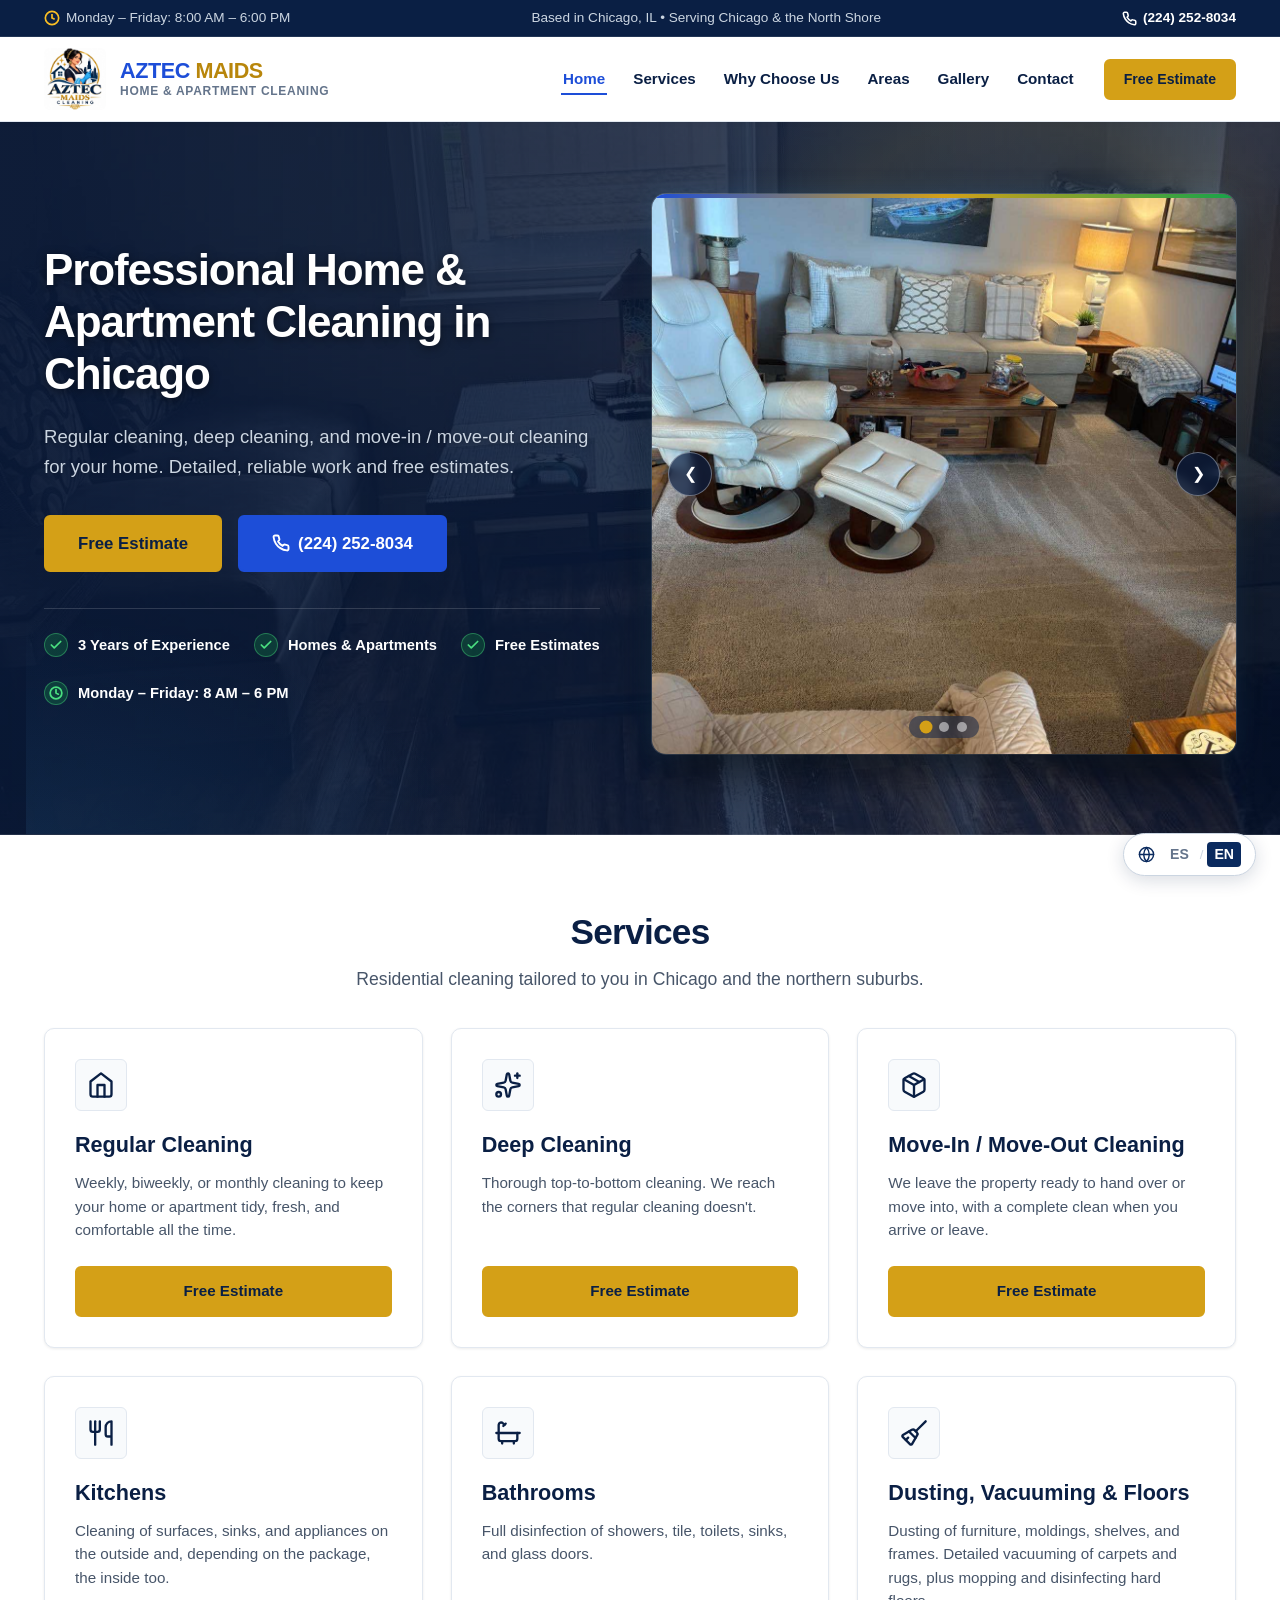
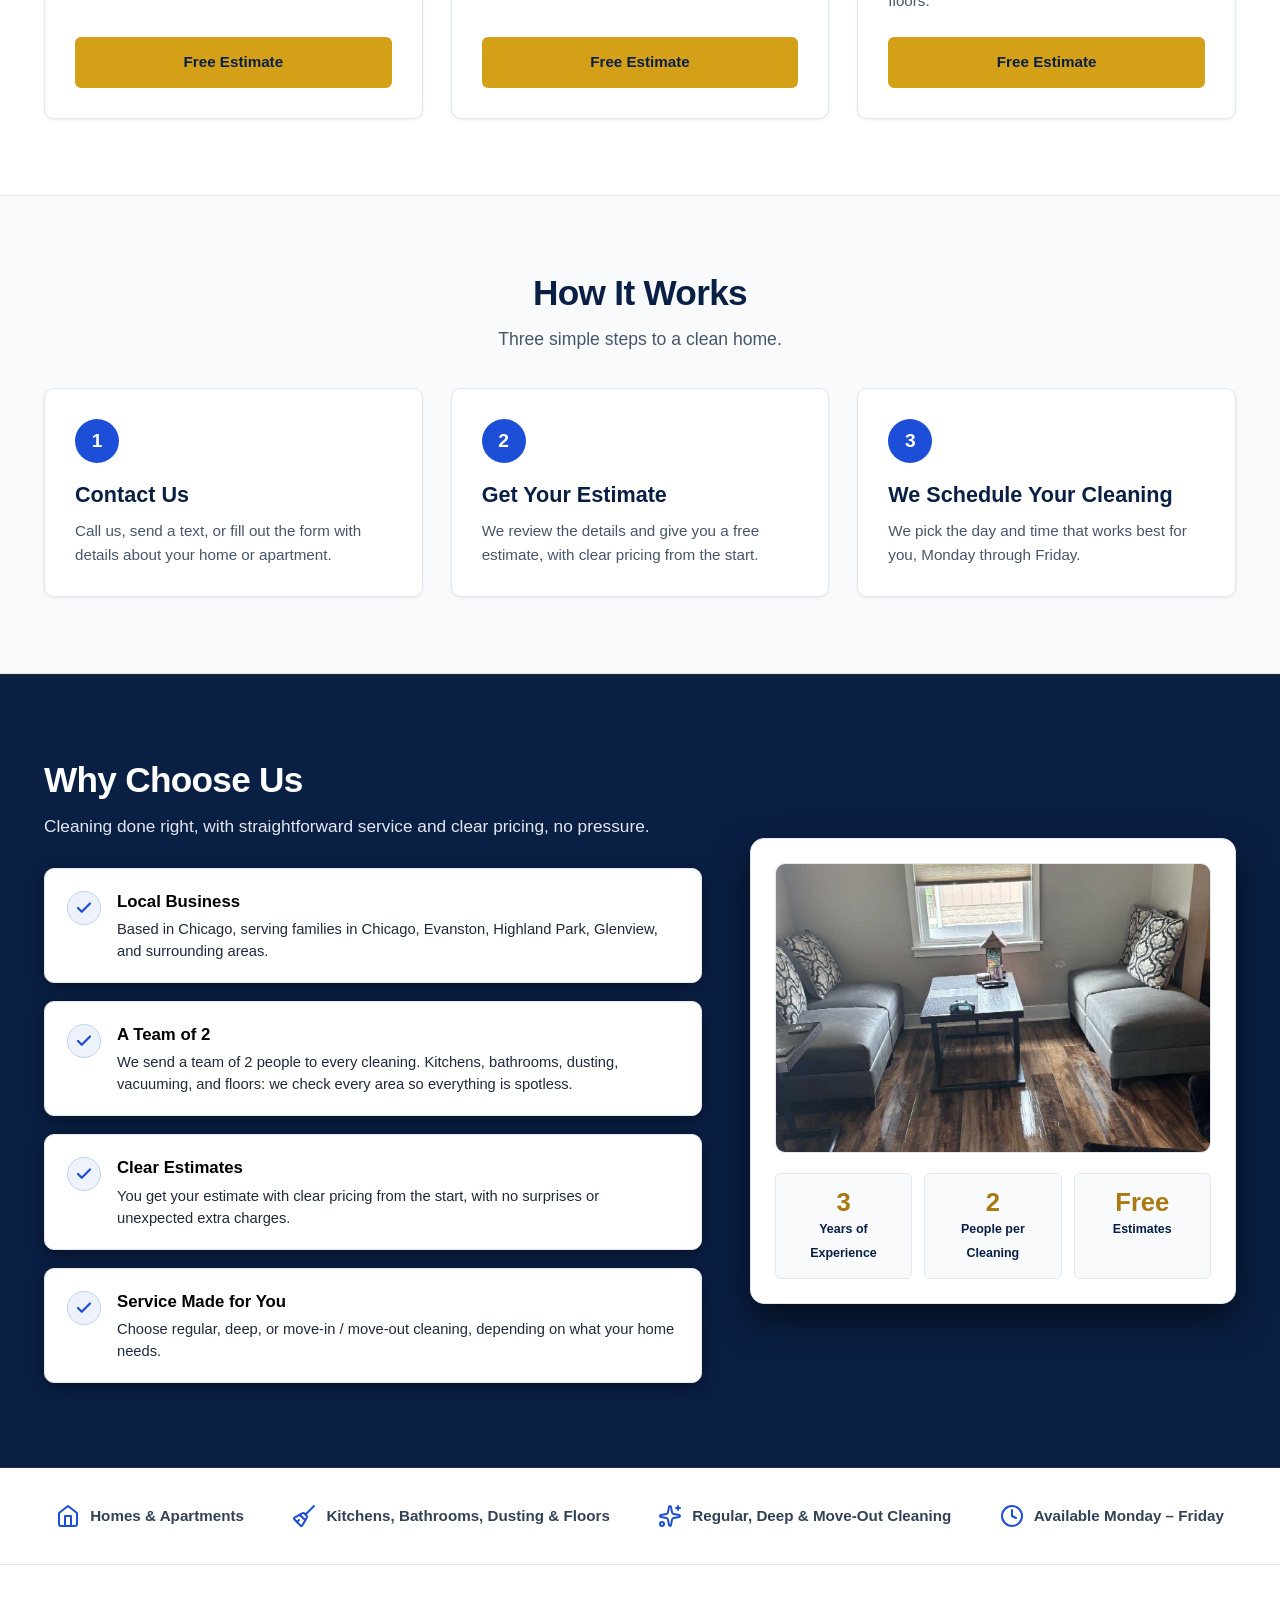
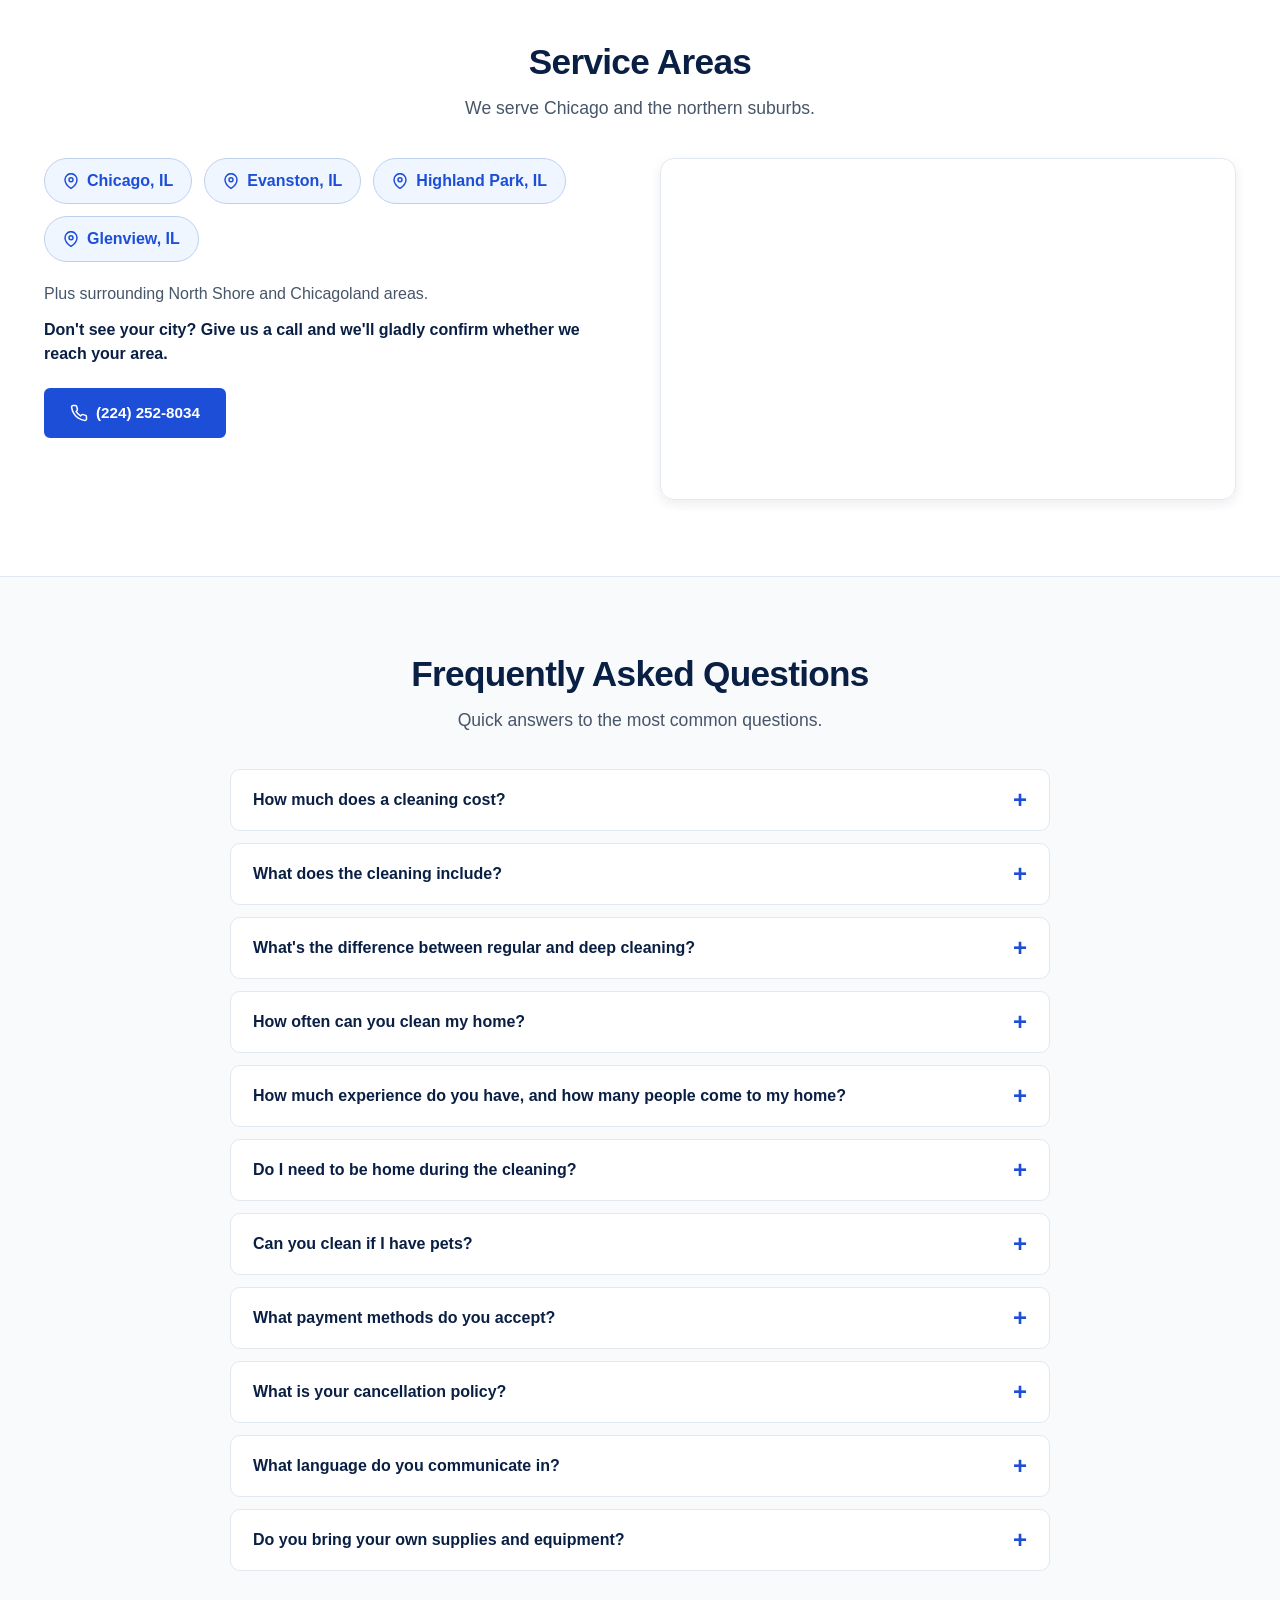
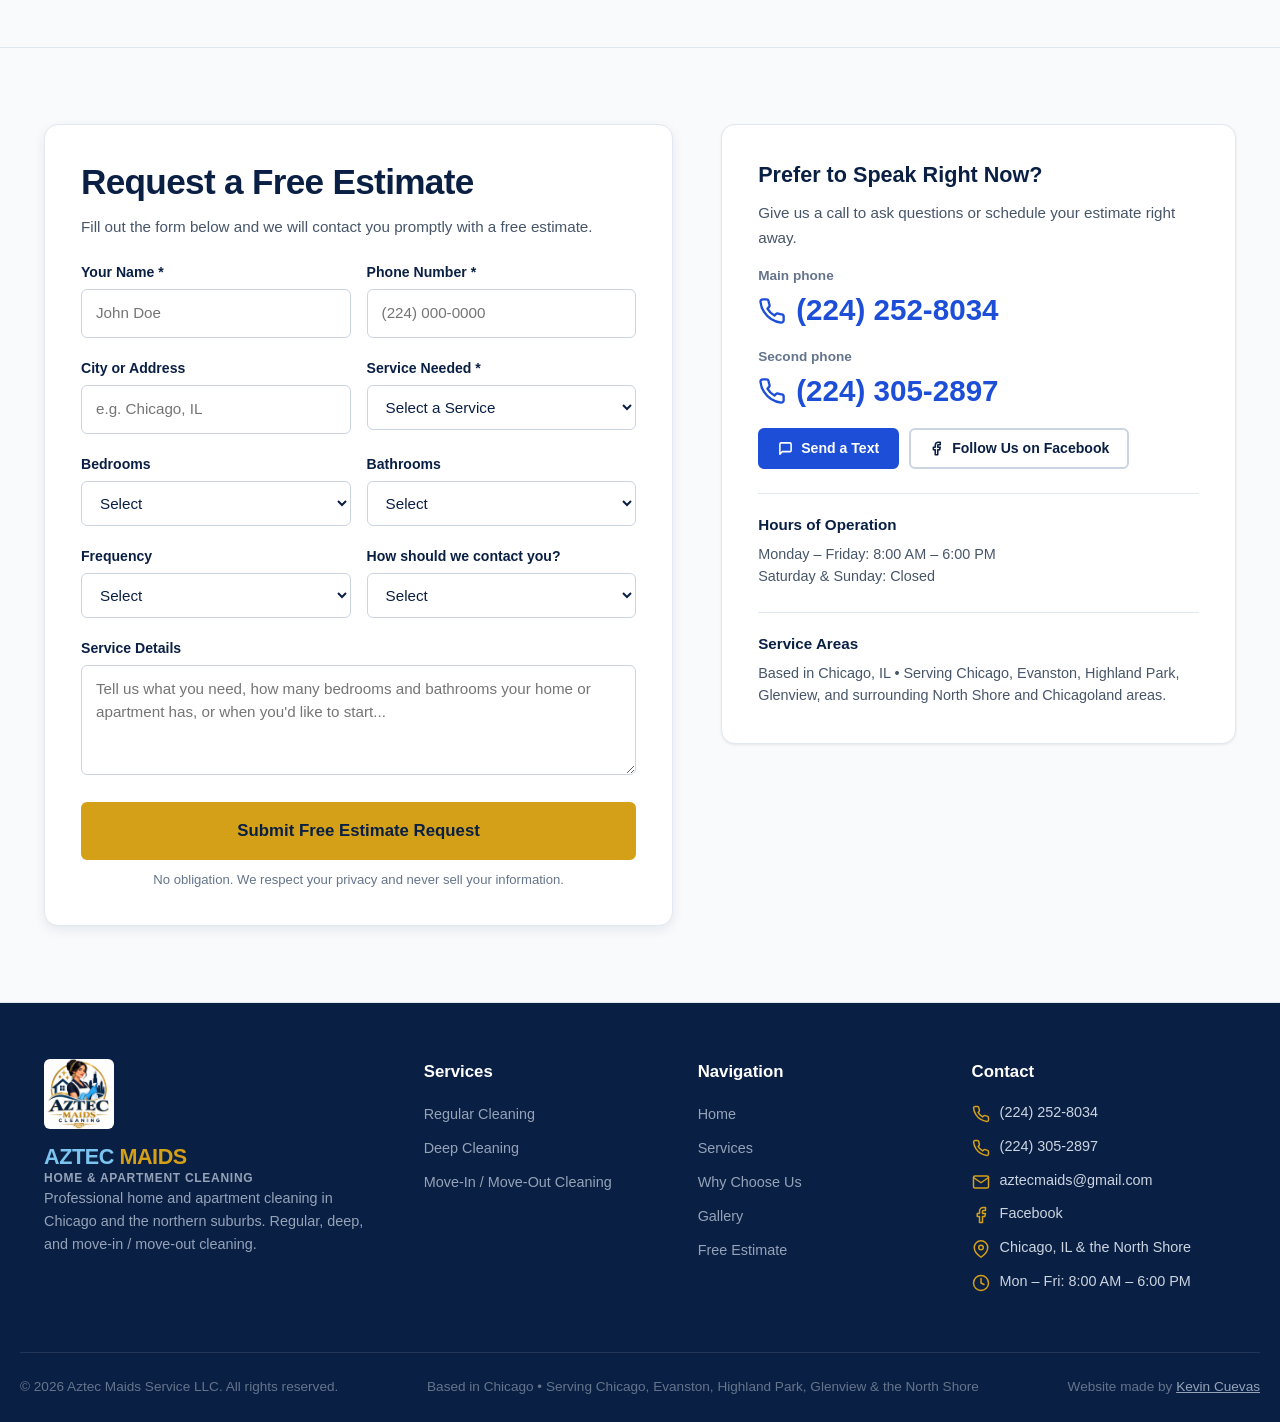
<file: index.html>
<!DOCTYPE html>
<html lang="es">
<head>
  <meta charset="UTF-8">
  <meta name="viewport" content="width=device-width, initial-scale=1.0">
  <meta http-equiv="Content-Security-Policy" content="upgrade-insecure-requests">
  <title>Aztec Maids Service LLC | Limpieza de Casas y Departamentos | Chicago, IL</title>
  <meta name="description" content="Limpieza profesional de casas y departamentos en Chicago, Evanston, Highland Park, Glenview y North Shore. Limpieza regular, profunda y de mudanza. Llame al (224) 252-8034.">
  <meta name="keywords" content="limpieza de casas chicago, limpieza de departamentos chicago, limpieza profunda chicago, limpieza de mudanza, house cleaning chicago, apartment cleaning chicago il, deep cleaning service, move in move out cleaning evanston, highland park cleaning services, glenview maids">
  <meta name="author" content="Aztec Maids Service LLC">
  <meta name="theme-color" content="#0a1f44">
  <link rel="canonical" href="https://aztecmaids.com/">
  
  <!-- Search Engine Verification & Crawling Directives -->
  <!-- Google Search Console verification: replace with your code from Search Console if verifying via HTML tag -->
  <meta name="google-site-verification" content="YOUR_GOOGLE_SEARCH_CONSOLE_VERIFICATION_CODE">
  <meta name="robots" content="index, follow, max-image-preview:large, max-snippet:-1, max-video-preview:-1">
  <meta name="googlebot" content="index, follow, max-image-preview:large, max-snippet:-1, max-video-preview:-1">
  
  <!-- Geo Tags -->
  <meta name="geo.region" content="US-IL">
  <meta name="geo.placename" content="Chicago">
  <meta name="geo.position" content="41.8781;-87.6298">
  <meta name="ICBM" content="41.8781, -87.6298">
  
  <!-- Favicon and App Icons (Multi-platform, Retina & Google Search Compatible) -->
  <link rel="icon" href="favicon.ico" sizes="any">
  <link rel="icon" type="image/png" sizes="16x16" href="favicon-16x16.png">
  <link rel="icon" type="image/png" sizes="32x32" href="favicon-32x32.png">
  <link rel="icon" type="image/png" sizes="48x48" href="favicon.png">
  <link rel="apple-touch-icon" sizes="180x180" href="apple-touch-icon.png">
  <link rel="manifest" href="site.webmanifest">
  <meta name="apple-mobile-web-app-title" content="Aztec Maids">
  <meta name="application-name" content="Aztec Maids">
  <meta name="msapplication-TileColor" content="#0a1f44">
  
  <!-- Social Share / Open Graph Previews (iMessage, Facebook, WhatsApp, LinkedIn) -->
  <meta property="og:site_name" content="Aztec Maids Service LLC">
  <meta property="og:type" content="website">
  <meta property="og:url" content="https://aztecmaids.com/">
  <meta property="og:title" content="Aztec Maids Service LLC | Limpieza de Casas y Departamentos">
  <meta property="og:description" content="Limpieza profesional de casas y departamentos en Chicago y North Shore. Limpieza regular, profunda y de mudanza. Estimados gratis: (224) 252-8034.">
  <meta property="og:image" content="https://aztecmaids.com/photos/preview.jpg">
  <meta property="og:image:secure_url" content="https://aztecmaids.com/photos/preview.jpg">
  <meta property="og:image:type" content="image/jpeg">
  <meta property="og:image:width" content="1200">
  <meta property="og:image:height" content="630">
  <meta property="og:image:alt" content="Aztec Maids Service LLC - Limpieza Profesional de Casas y Departamentos en Chicago">
  <meta property="og:locale" content="es_US">
  <meta property="og:locale:alternate" content="en_US">
  
  <!-- Twitter Card Previews -->
  <meta name="twitter:card" content="summary_large_image">
  <meta name="twitter:url" content="https://aztecmaids.com/">
  <meta name="twitter:title" content="Aztec Maids Service LLC | Limpieza de Casas y Departamentos">
  <meta name="twitter:description" content="Limpieza profesional de casas y departamentos en Chicago y North Shore. Limpieza regular, profunda y de mudanza. Estimados gratis: (224) 252-8034.">
  <meta name="twitter:image" content="https://aztecmaids.com/photos/preview.jpg">

  <!-- Schema.org JSON-LD Local Business Structured Data for Google -->
  <script type="application/ld+json">
  {
    "@context": "https://schema.org",
    "@type": ["LocalBusiness", "HouseCleaningService"],
    "name": "Aztec Maids Service LLC",
    "description": "Limpieza profesional de casas y departamentos: limpieza regular, profunda y de mudanza.",
    "image": "https://aztecmaids.com/photos/preview.jpg",
    "logo": "https://aztecmaids.com/photos/logo.jpg",
    "telephone": ["+1-224-252-8034", "+1-224-305-2897"],
    "email": "aztecmaids@gmail.com",
    "url": "https://aztecmaids.com/",
    "sameAs": ["https://www.facebook.com/profile.php?id=61595218521856"],
    "priceRange": "$$",
    "currenciesAccepted": "USD",
    "paymentAccepted": "Cash, Zelle",
    "address": {
      "@type": "PostalAddress",
      "addressLocality": "Chicago",
      "addressRegion": "IL",
      "addressCountry": "US"
    },
    "areaServed": [
      { "@type": "City", "name": "Chicago" },
      { "@type": "City", "name": "Evanston" },
      { "@type": "City", "name": "Highland Park" },
      { "@type": "City", "name": "Glenview" }
    ],
    "openingHoursSpecification": {
      "@type": "OpeningHoursSpecification",
      "dayOfWeek": ["Monday", "Tuesday", "Wednesday", "Thursday", "Friday"],
      "opens": "08:00",
      "closes": "18:00"
    }
  }
  </script>

  <link rel="stylesheet" href="styles.css?v=2.4">
</head>
<body>

  <!-- Top Utility Bar -->
  <aside class="top-bar" aria-label="Quick contact and service area">
    <div class="container top-bar-inner">
      <div class="top-bar-item top-bar-rating">
        <svg width="16" height="16" viewBox="0 0 24 24" fill="currentColor">
          <circle cx="12" cy="12" r="10" fill="none" stroke="currentColor" stroke-width="2.5"/><polyline points="12 6 12 12 16 14" fill="none" stroke="currentColor" stroke-width="2.5"/>
        </svg>
        <span data-i18n="top_rating">Lunes a Viernes: 8:00 AM &ndash; 6:00 PM</span>
      </div>
      <div class="top-bar-item top-bar-location">
        <span data-i18n="top_location">Chicago, IL &bull; Atendiendo Chicago y North Shore</span>
      </div>
      <div class="top-bar-right">
        <a href="tel:2242528034" class="top-phone-link">
          <svg width="15" height="15" viewBox="0 0 24 24" fill="none" stroke="currentColor" stroke-width="2.5" stroke-linecap="round" stroke-linejoin="round">
            <path d="M22 16.92v3a2 2 0 0 1-2.18 2 19.79 19.79 0 0 1-8.63-3.07 19.5 19.5 0 0 1-6-6 19.79 19.79 0 0 1-3.07-8.67A2 2 0 0 1 4.11 2h3a2 2 0 0 1 2 1.72 12.84 12.84 0 0 0 .7 2.81 2 2 0 0 1-.45 2.11L8.09 9.91a16 16 0 0 0 6 6l1.27-1.27a2 2 0 0 1 2.11-.45 12.84 12.84 0 0 0 2.81.7A2 2 0 0 1 22 16.92z"></path>
          </svg>
          (224) 252-8034
        </a>
      </div>
    </div>
  </aside>

  <!-- Site Header -->
  <header class="site-header">
    <div class="container nav-container">
      <a href="index.html" class="brand-logo" aria-label="Aztec Maids Service LLC Homepage">
        <img src="photos/logo.jpg" alt="Aztec Maids Service LLC Logo" class="brand-logo-img">
        <div class="brand-text">
          <span class="brand-name">
            <span class="accent-blue">AZTEC</span> <span class="accent-red">MAIDS</span>
          </span>
          <span class="brand-tag" data-i18n="brand_tag">Limpieza de Casas y Departamentos</span>
        </div>
      </a>

      <!-- Desktop & Mobile Nav -->
      <nav class="main-nav" aria-label="Main Navigation">
        <ul class="nav-list">
          <li><a href="index.html" class="nav-link active" data-i18n="nav_home">Inicio</a></li>
          <li><a href="#services" class="nav-link" data-i18n="nav_services">Servicios</a></li>
          <li><a href="#why-us" class="nav-link" data-i18n="nav_why_us">¿Por Qué Nosotros?</a></li>
          <li><a href="#areas" class="nav-link" data-i18n="nav_areas">Áreas</a></li>
          <li><a href="gallery.html" class="nav-link" data-i18n="nav_gallery">Galería</a></li>
          <li><a href="#estimate" class="nav-link" data-i18n="nav_contact">Contacto</a></li>
        </ul>
        <div class="nav-cta-wrap">
          <a href="#estimate" class="btn btn-red btn-sm" data-i18n="btn_request_estimate">Estimado Gratis</a>
        </div>
      </nav>

      <!-- Mobile Menu Toggle Button -->
      <button class="mobile-toggle" aria-label="Toggle navigation menu" aria-expanded="false">
        <svg viewBox="0 0 24 24" fill="none" stroke="currentColor" stroke-width="2.5" stroke-linecap="round" stroke-linejoin="round">
          <line x1="3" y1="6" x2="21" y2="6"></line>
          <line x1="3" y1="12" x2="21" y2="12"></line>
          <line x1="3" y1="18" x2="21" y2="18"></line>
        </svg>
      </button>
    </div>
  </header>

  <main>
    <!-- Hero Section (Spacious Text + Big Fully Visible Photo Slider) -->
    <section class="hero-section" aria-label="Hero Introduction">
      <div class="container hero-grid">
        <div class="hero-content">
          <h1 data-i18n="hero_title">Limpieza Profesional de Casas y Departamentos en Chicago</h1>
          <p class="hero-lead" data-i18n="hero_lead">Limpieza regular, limpieza profunda y limpieza de mudanza para su hogar. Trabajo detallado, puntual y estimados gratis.</p>

          <div class="hero-actions">
            <a href="#estimate" class="btn btn-red btn-lg" data-i18n="btn_request_estimate">Estimado Gratis</a>
            <a href="tel:2242528034" class="btn btn-blue btn-lg">
              <svg width="18" height="18" viewBox="0 0 24 24" fill="none" stroke="currentColor" stroke-width="2.5" stroke-linecap="round" stroke-linejoin="round">
                <path d="M22 16.92v3a2 2 0 0 1-2.18 2 19.79 19.79 0 0 1-8.63-3.07 19.5 19.5 0 0 1-6-6 19.79 19.79 0 0 1-3.07-8.67A2 2 0 0 1 4.11 2h3a2 2 0 0 1 2 1.72 12.84 12.84 0 0 0 .7 2.81 2 2 0 0 1-.45 2.11L8.09 9.91a16 16 0 0 0 6 6l1.27-1.27a2 2 0 0 1 2.11-.45 12.84 12.84 0 0 0 2.81.7A2 2 0 0 1 22 16.92z"></path>
              </svg>
              (224) 252-8034
            </a>
          </div>

          <div class="hero-features">
            <div class="hero-feature-item">
              <div class="feature-check">
                <svg viewBox="0 0 24 24" fill="none" stroke="currentColor" stroke-width="3" stroke-linecap="round" stroke-linejoin="round">
                  <polyline points="20 6 9 17 4 12"></polyline>
                </svg>
              </div>
              <span class="feature-text" data-i18n="hero_feat_1">3 Años de Experiencia</span>
            </div>
            <div class="hero-feature-item">
              <div class="feature-check">
                <svg viewBox="0 0 24 24" fill="none" stroke="currentColor" stroke-width="3" stroke-linecap="round" stroke-linejoin="round">
                  <polyline points="20 6 9 17 4 12"></polyline>
                </svg>
              </div>
              <span class="feature-text" data-i18n="hero_feat_2">Casas y Departamentos</span>
            </div>
            <div class="hero-feature-item">
              <div class="feature-check">
                <svg viewBox="0 0 24 24" fill="none" stroke="currentColor" stroke-width="3" stroke-linecap="round" stroke-linejoin="round">
                  <polyline points="20 6 9 17 4 12"></polyline>
                </svg>
              </div>
              <span class="feature-text" data-i18n="hero_feat_3">Estimados Gratis</span>
            </div>
            <div class="hero-feature-item">
              <div class="feature-check"><svg viewBox="0 0 24 24" fill="none" stroke="currentColor" stroke-width="3" stroke-linecap="round" stroke-linejoin="round"><circle cx="12" cy="12" r="10"></circle><polyline points="12 6 12 12 16 14"></polyline></svg></div>
              <span class="feature-text" data-i18n="hero_feat_4">Lunes a Viernes: 8 AM &ndash; 6 PM</span>
            </div>
          </div>
        </div>

        <!-- Big Hero Photo Slider (Fully Visible) -->
        <div class="hero-slider-wrap">
          <div class="hero-slider-track">
            <div class="hero-slide">
              <img src="photos/living-room-carpet.jpg" alt="Sala con alfombra recién aspirada" loading="eager">
            </div>
            <div class="hero-slide">
              <img src="photos/bedroom-vacuumed.jpg" alt="Recámara limpia y aspirada" loading="lazy">
            </div>
            <div class="hero-slide">
              <img src="photos/master-bedroom-styling.jpg" alt="Recámara principal limpia y ordenada" loading="lazy">
            </div>
          </div>

          <!-- Slider Arrows -->
          <button class="slider-arrow prev" aria-label="Previous slide">&#10094;</button>
          <button class="slider-arrow next" aria-label="Next slide">&#10095;</button>

          <!-- Slider Dots -->
          <div class="slider-dots" role="tablist" aria-label="Slider Pagination">
            <button class="slider-dot active" aria-label="Slide 1"></button>
            <button class="slider-dot" aria-label="Slide 2"></button>
            <button class="slider-dot" aria-label="Slide 3"></button>
          </div>
        </div>
      </div>
    </section>

    <!-- Services Section -->
    <section id="services" class="services-section">
      <div class="container">
        <header class="section-head text-center">
          <h2 data-i18n="services_title">Servicios</h2>
          <p data-i18n="services_lead">Limpieza residencial a su medida en Chicago y los suburbios del norte.</p>
        </header>

        <div class="services-grid">
          <!-- Service 1: Regular Cleaning -->
          <article class="service-card">
            <div class="service-icon-box">
              <svg viewBox="0 0 24 24" fill="none" stroke="currentColor" stroke-width="2" stroke-linecap="round" stroke-linejoin="round">
                <path d="M3 9l9-7 9 7v11a2 2 0 0 1-2 2H5a2 2 0 0 1-2-2z"></path>
                <path d="M9 22V12h6v10"></path>
              </svg>
            </div>
            <h3 data-i18n="svc1_title">Limpieza Regular</h3>
            <p data-i18n="svc1_desc">Limpieza semanal, quincenal o mensual para mantener su casa o departamento limpio, ordenado y cómodo todo el tiempo.</p>
            <div class="service-card-footer">
              <a href="#estimate" class="btn btn-red" data-i18n="btn_request_estimate">Estimado Gratis</a>
            </div>
          </article>

          <!-- Service 2: Deep Cleaning -->
          <article class="service-card">
            <div class="service-icon-box">
              <svg viewBox="0 0 24 24" fill="none" stroke="currentColor" stroke-width="2" stroke-linecap="round" stroke-linejoin="round">
                <path d="M11.017 2.814a1 1 0 0 1 1.966 0l1.051 5.558a2 2 0 0 0 1.594 1.594l5.558 1.051a1 1 0 0 1 0 1.966l-5.558 1.051a2 2 0 0 0-1.594 1.594l-1.051 5.558a1 1 0 0 1-1.966 0l-1.051-5.558a2 2 0 0 0-1.594-1.594l-5.558-1.051a1 1 0 0 1 0-1.966l5.558-1.051a2 2 0 0 0 1.594-1.594z"></path>
                <path d="M20 2v4"></path>
                <path d="M22 4h-4"></path>
                <circle cx="4" cy="20" r="2"></circle>
              </svg>
            </div>
            <h3 data-i18n="svc2_title">Limpieza Profunda</h3>
            <p data-i18n="svc2_desc">Limpieza exhaustiva de arriba a abajo. Llegamos a los rincones que la limpieza regular no alcanza.</p>
            <div class="service-card-footer">
              <a href="#estimate" class="btn btn-red" data-i18n="btn_request_estimate">Estimado Gratis</a>
            </div>
          </article>

          <!-- Service 3: Move-In/Move-Out -->
          <article class="service-card">
            <div class="service-icon-box">
              <svg viewBox="0 0 24 24" fill="none" stroke="currentColor" stroke-width="2" stroke-linecap="round" stroke-linejoin="round">
                <path d="M11 21.73a2 2 0 0 0 2 0l7-4A2 2 0 0 0 21 16V8a2 2 0 0 0-1-1.73l-7-4a2 2 0 0 0-2 0l-7 4A2 2 0 0 0 3 8v8a2 2 0 0 0 1 1.73z"></path>
                <path d="M12 22V12"></path>
                <polyline points="3.29 7 12 12 20.71 7"></polyline>
                <path d="m7.5 4.27 9 5.15"></path>
              </svg>
            </div>
            <h3 data-i18n="svc3_title">Limpieza de Mudanza</h3>
            <p data-i18n="svc3_desc">Dejamos la propiedad lista para entregar o para estrenar, con limpieza completa al mudarse o al salir (Move-In / Move-Out).</p>
            <div class="service-card-footer">
              <a href="#estimate" class="btn btn-red" data-i18n="btn_request_estimate">Estimado Gratis</a>
            </div>
          </article>

          <!-- Service 4: Kitchens -->
          <article class="service-card">
            <div class="service-icon-box">
              <svg viewBox="0 0 24 24" fill="none" stroke="currentColor" stroke-width="2" stroke-linecap="round" stroke-linejoin="round">
                <path d="M3 2v7c0 1.1.9 2 2 2h4a2 2 0 0 0 2-2V2"></path>
                <path d="M7 2v20"></path>
                <path d="M21 15V2a5 5 0 0 0-5 5v6c0 1.1.9 2 2 2h3Zm0 0v7"></path>
              </svg>
            </div>
            <h3 data-i18n="svc4_title">Cocinas</h3>
            <p data-i18n="svc4_desc">Limpieza de superficies, tarjas y electrodomésticos por fuera y, según el paquete, también por dentro.</p>
            <div class="service-card-footer">
              <a href="#estimate" class="btn btn-red" data-i18n="btn_request_estimate">Estimado Gratis</a>
            </div>
          </article>

          <!-- Service 5: Bathrooms -->
          <article class="service-card">
            <div class="service-icon-box">
              <svg viewBox="0 0 24 24" fill="none" stroke="currentColor" stroke-width="2" stroke-linecap="round" stroke-linejoin="round">
                <path d="M10 4 8 6"></path>
                <path d="M17 19v2"></path>
                <path d="M2 12h20"></path>
                <path d="M7 19v2"></path>
                <path d="M9 5 7.621 3.621A2.121 2.121 0 0 0 4 5v12a2 2 0 0 0 2 2h12a2 2 0 0 0 2-2v-5"></path>
              </svg>
            </div>
            <h3 data-i18n="svc5_title">Baños</h3>
            <p data-i18n="svc5_desc">Desinfección total de regaderas, azulejos, inodoros, lavamanos y cancelería.</p>
            <div class="service-card-footer">
              <a href="#estimate" class="btn btn-red" data-i18n="btn_request_estimate">Estimado Gratis</a>
            </div>
          </article>

          <!-- Service 6: Dusting, Vacuum & Floors -->
          <article class="service-card">
            <div class="service-icon-box">
              <svg viewBox="0 0 24 24" fill="none" stroke="currentColor" stroke-width="2" stroke-linecap="round" stroke-linejoin="round">
                <path d="M13.5 10.5 22 2"></path>
                <path d="M14.734 13.841a2 2 0 0 0-.314-2.42L12.58 9.58a2 2 0 0 0-2.421-.314l-7.657 4.461A1 1 0 0 0 2.3 15.3l6.403 6.403a1 1 0 0 0 1.571-.204z"></path>
                <path d="m5 18 2-2"></path>
                <path d="m7.699 10.7 5.602 5.601"></path>
              </svg>
            </div>
            <h3 data-i18n="svc6_title">Polvo, Aspirado y Pisos</h3>
            <p data-i18n="svc6_desc">Desempolvado de muebles, molduras, repisas y marcos. Aspirado detallado de alfombras y trapeado y desinfección de pisos duros.</p>
            <div class="service-card-footer">
              <a href="#estimate" class="btn btn-red" data-i18n="btn_request_estimate">Estimado Gratis</a>
            </div>
          </article>
        </div>

        <div class="services-mobile-cta">
          <a href="#estimate" class="btn btn-red btn-lg" data-i18n="btn_request_estimate">Estimado Gratis</a>
        </div>
      </div>
    </section>

    <!-- How It Works -->
    <section id="how-it-works" class="how-section">
      <div class="container">
        <header class="section-head text-center">
          <h2 data-i18n="how_title">Así Funciona</h2>
          <p data-i18n="how_lead">Tres pasos sencillos para tener su hogar limpio.</p>
        </header>
        <div class="steps-grid">
          <article class="step-card"><div class="step-num">1</div><h3 data-i18n="how1_title">Contáctenos</h3><p data-i18n="how1_desc">Llámenos, envíenos un texto o llene el formulario con los datos de su casa o departamento.</p></article>
          <article class="step-card"><div class="step-num">2</div><h3 data-i18n="how2_title">Reciba su Estimado</h3><p data-i18n="how2_desc">Revisamos los detalles y le damos su estimado gratis, con precio claro desde el principio.</p></article>
          <article class="step-card"><div class="step-num">3</div><h3 data-i18n="how3_title">Agendamos su Limpieza</h3><p data-i18n="how3_desc">Escogemos juntos el día y la hora que más le convenga, de lunes a viernes.</p></article>
        </div>
      </div>
    </section>

    <!-- Why Choose Us Section -->
    <section id="why-us" class="why-section">
      <div class="container why-grid">
        <div class="why-content">
          <h2 data-i18n="why_title">¿Por Qué Elegirnos?</h2>
          <p data-i18n="why_lead">Limpieza bien hecha, trato directo y precios claros, sin presiones.</p>

          <div class="why-list">
            <div class="why-item">
              <div class="why-bullet-icon">
                <svg viewBox="0 0 24 24" fill="none" stroke="currentColor" stroke-width="3" stroke-linecap="round" stroke-linejoin="round">
                  <polyline points="20 6 9 17 4 12"></polyline>
                </svg>
              </div>
              <div class="why-item-content">
                <h4 data-i18n="why_item1_title">Negocio Local</h4>
                <p data-i18n="why_item1_desc">Con base en Chicago, atendiendo a familias de Chicago, Evanston, Highland Park, Glenview y alrededores.</p>
              </div>
            </div>

            <div class="why-item">
              <div class="why-bullet-icon">
                <svg viewBox="0 0 24 24" fill="none" stroke="currentColor" stroke-width="3" stroke-linecap="round" stroke-linejoin="round">
                  <polyline points="20 6 9 17 4 12"></polyline>
                </svg>
              </div>
              <div class="why-item-content">
                <h4 data-i18n="why_item2_title">Equipo de 2 Personas</h4>
                <p data-i18n="why_item2_desc">Enviamos un equipo de 2 personas a cada limpieza. Cocinas, baños, polvo, aspirado y pisos: revisamos cada área para que todo quede impecable.</p>
              </div>
            </div>

            <div class="why-item">
              <div class="why-bullet-icon">
                <svg viewBox="0 0 24 24" fill="none" stroke="currentColor" stroke-width="3" stroke-linecap="round" stroke-linejoin="round">
                  <polyline points="20 6 9 17 4 12"></polyline>
                </svg>
              </div>
              <div class="why-item-content">
                <h4 data-i18n="why_item3_title">Estimados Claros</h4>
                <p data-i18n="why_item3_desc">Le damos su estimado con precios claros desde el principio, sin sorpresas ni cobros extras inesperados.</p>
              </div>
            </div>

            <div class="why-item">
              <div class="why-bullet-icon">
                <svg viewBox="0 0 24 24" fill="none" stroke="currentColor" stroke-width="3" stroke-linecap="round" stroke-linejoin="round">
                  <polyline points="20 6 9 17 4 12"></polyline>
                </svg>
              </div>
              <div class="why-item-content">
                <h4 data-i18n="why_item4_title">Servicio a su Medida</h4>
                <p data-i18n="why_item4_desc">Elija limpieza regular, profunda o de mudanza, según lo que necesite su hogar.</p>
              </div>
            </div>
          </div>
        </div>

        <div class="why-media-card">
          <div class="why-media-box">
            <img src="photos/hardwood-floor-shine.jpg" alt="Piso de madera limpio y brillante" loading="lazy">
          </div>
          <div class="why-stat-row">
            <div class="why-stat">
              <span class="why-stat-num">3</span>
              <span class="why-stat-label" data-i18n="stat_experience">Años de Experiencia</span>
            </div>
            <div class="why-stat">
              <span class="why-stat-num">2</span>
              <span class="why-stat-label" data-i18n="stat_rating">Personas por Limpieza</span>
            </div>
            <div class="why-stat">
              <span class="why-stat-num" data-i18n="stat_free">Gratis</span>
              <span class="why-stat-label" data-i18n="stat_estimates">Estimados</span>
            </div>
          </div>
        </div>
      </div>
    </section>

    <!-- Work Highlights & Factual Services Strip -->
    <section class="trust-strip">
      <div class="container">
        <div class="trust-strip-inner">
          <div class="trust-badge">
            <svg viewBox="0 0 24 24" fill="none" stroke="currentColor" stroke-width="2" stroke-linecap="round" stroke-linejoin="round">
              <path d="M3 9l9-7 9 7v11a2 2 0 0 1-2 2H5a2 2 0 0 1-2-2z"></path>
              <polyline points="9 22 9 12 15 12 15 22"></polyline>
            </svg>
            <span data-i18n="trust_residential">Casas y Departamentos</span>
          </div>
          <div class="trust-badge">
            <svg viewBox="0 0 24 24" fill="none" stroke="currentColor" stroke-width="2" stroke-linecap="round" stroke-linejoin="round">
              <path d="M13.5 10.5 22 2"></path>
              <path d="M14.734 13.841a2 2 0 0 0-.314-2.42L12.58 9.58a2 2 0 0 0-2.421-.314l-7.657 4.461A1 1 0 0 0 2.3 15.3l6.403 6.403a1 1 0 0 0 1.571-.204z"></path>
              <path d="m5 18 2-2"></path>
              <path d="m7.699 10.7 5.602 5.601"></path>
            </svg>
            <span data-i18n="trust_gutters">Cocinas, Baños, Polvo y Pisos</span>
          </div>
          <div class="trust-badge">
            <svg viewBox="0 0 24 24" fill="none" stroke="currentColor" stroke-width="2" stroke-linecap="round" stroke-linejoin="round">
              <path d="M11.017 2.814a1 1 0 0 1 1.966 0l1.051 5.558a2 2 0 0 0 1.594 1.594l5.558 1.051a1 1 0 0 1 0 1.966l-5.558 1.051a2 2 0 0 0-1.594 1.594l-1.051 5.558a1 1 0 0 1-1.966 0l-1.051-5.558a2 2 0 0 0-1.594-1.594l-5.558-1.051a1 1 0 0 1 0-1.966l5.558-1.051a2 2 0 0 0 1.594-1.594z"></path>
              <path d="M20 2v4"></path>
              <path d="M22 4h-4"></path>
              <circle cx="4" cy="20" r="2"></circle>
            </svg>
            <span data-i18n="trust_repairs">Limpieza Regular, Profunda y de Mudanza</span>
          </div>
          <div class="trust-badge">
            <svg viewBox="0 0 24 24" fill="none" stroke="currentColor" stroke-width="2" stroke-linecap="round" stroke-linejoin="round">
              <circle cx="12" cy="12" r="10"></circle>
              <polyline points="12 6 12 12 16 14"></polyline>
            </svg>
            <span data-i18n="trust_rated">Atención de Lunes a Viernes</span>
          </div>
        </div>
      </div>
    </section>

    <!-- Service Areas -->
    <section id="areas" class="areas-section">
      <div class="container">
        <header class="section-head text-center">
          <h2 data-i18n="areas_title">Áreas de Cobertura</h2>
          <p data-i18n="areas_lead">Atendemos Chicago y los suburbios del norte.</p>
        </header>
        <div class="areas-grid">
          <div class="areas-list">
            <ul class="area-chips">
            <li class="area-chip"><svg viewBox="0 0 24 24" fill="none" stroke="currentColor" stroke-width="2.2" stroke-linecap="round" stroke-linejoin="round"><path d="M21 10c0 7-9 13-9 13s-9-6-9-13a9 9 0 0 1 18 0z"></path><circle cx="12" cy="10" r="3"></circle></svg>Chicago, IL</li>
            <li class="area-chip"><svg viewBox="0 0 24 24" fill="none" stroke="currentColor" stroke-width="2.2" stroke-linecap="round" stroke-linejoin="round"><path d="M21 10c0 7-9 13-9 13s-9-6-9-13a9 9 0 0 1 18 0z"></path><circle cx="12" cy="10" r="3"></circle></svg>Evanston, IL</li>
            <li class="area-chip"><svg viewBox="0 0 24 24" fill="none" stroke="currentColor" stroke-width="2.2" stroke-linecap="round" stroke-linejoin="round"><path d="M21 10c0 7-9 13-9 13s-9-6-9-13a9 9 0 0 1 18 0z"></path><circle cx="12" cy="10" r="3"></circle></svg>Highland Park, IL</li>
            <li class="area-chip"><svg viewBox="0 0 24 24" fill="none" stroke="currentColor" stroke-width="2.2" stroke-linecap="round" stroke-linejoin="round"><path d="M21 10c0 7-9 13-9 13s-9-6-9-13a9 9 0 0 1 18 0z"></path><circle cx="12" cy="10" r="3"></circle></svg>Glenview, IL</li>
            <!-- Add more towns here as <li class="area-chip"> items -->
            </ul>
            <p class="areas-more" data-i18n="areas_more">Y áreas circundantes de North Shore y Chicagoland.</p>
            <p class="areas-note" data-i18n="areas_note">¿No ve su ciudad? Llámenos y con gusto le confirmamos si llegamos a su área.</p>
            <a href="tel:2242528034" class="btn btn-blue"><svg width="18" height="18" viewBox="0 0 24 24" fill="none" stroke="currentColor" stroke-width="2" stroke-linecap="round" stroke-linejoin="round"><path d="M22 16.92v3a2 2 0 0 1-2.18 2 19.79 19.79 0 0 1-8.63-3.07 19.5 19.5 0 0 1-6-6 19.79 19.79 0 0 1-3.07-8.67A2 2 0 0 1 4.11 2h3a2 2 0 0 1 2 1.72 12.84 12.84 0 0 0 .7 2.81 2 2 0 0 1-.45 2.11L8.09 9.91a16 16 0 0 0 6 6l1.27-1.27a2 2 0 0 1 2.11-.45 12.84 12.84 0 0 0 2.81.7A2 2 0 0 1 22 16.92z"></path></svg>(224) 252-8034</a>
          </div>
          <div class="areas-map">
            <iframe title="Mapa del área de servicio / Service area map" src="https://maps.google.com/maps?q=Chicago%2C%20IL&z=9&output=embed" loading="lazy" referrerpolicy="no-referrer-when-downgrade"></iframe>
          </div>
        </div>
      </div>
    </section>

    <!-- FAQ (the last answer, marked POR CONFIRMAR / TO CONFIRM, still needs the owner's input) -->
    <section id="faq" class="faq-section">
      <div class="container">
        <header class="section-head text-center">
          <h2 data-i18n="faq_title">Preguntas Frecuentes</h2>
          <p data-i18n="faq_lead">Respuestas rápidas a las dudas más comunes.</p>
        </header>
        <div class="faq-list">
          <details class="faq-item"><summary data-i18n="faq1_q">¿Cuánto cuesta una limpieza?</summary><p data-i18n="faq1_a">El precio depende del tamaño de su casa o departamento y del tipo de limpieza. Pida su estimado gratis por teléfono, texto o con el formulario y le damos un precio claro desde el principio.</p></details>
          <details class="faq-item"><summary data-i18n="faq2_q">¿Qué incluye la limpieza?</summary><p data-i18n="faq2_a">Cocinas, baños, desempolvado, aspirado y pisos. En las cocinas limpiamos los electrodomésticos por fuera y, según el paquete, también por dentro.</p></details>
          <details class="faq-item"><summary data-i18n="faq3_q">¿Cuál es la diferencia entre limpieza regular y profunda?</summary><p data-i18n="faq3_a">La limpieza regular mantiene su hogar limpio de forma periódica. La profunda es más exhaustiva, de arriba a abajo, y llega a los rincones que la regular no alcanza.</p></details>
          <details class="faq-item"><summary data-i18n="faq4_q">¿Cada cuánto pueden limpiar mi casa?</summary><p data-i18n="faq4_a">Nos adaptamos a sus necesidades. Ofrecemos servicios puntuales (una sola vez), semanales, quincenales o mensuales.</p></details>
          <details class="faq-item"><summary data-i18n="faq5_q">¿Cuánta experiencia tienen y cuántas personas van a mi casa?</summary><p data-i18n="faq5_a">Contamos con 3 años de experiencia en el área. Para que el servicio sea eficiente, asignamos un equipo de 2 personas por cada limpieza.</p></details>
          <details class="faq-item"><summary data-i18n="faq6_q">¿Necesito estar en casa durante la limpieza?</summary><p data-i18n="faq6_a">No es obligatorio que esté en casa durante el servicio. Si prefiere estar presente, no hay ningún problema.</p></details>
          <details class="faq-item"><summary data-i18n="faq7_q">¿Pueden limpiar si tengo mascotas?</summary><p data-i18n="faq7_a">Sí, podemos trabajar con mascotas en casa siempre y cuando no sean peligrosas o estén bajo la supervisión de sus dueños.</p></details>
          <details class="faq-item"><summary data-i18n="faq8_q">¿Qué formas de pago aceptan?</summary><p data-i18n="faq8_a">Aceptamos pagos por Zelle o en efectivo.</p></details>
          <details class="faq-item"><summary data-i18n="faq9_q">¿Cuál es su política de cancelación?</summary><p data-i18n="faq9_a">Entendemos que los imprevistos ocurren. Si necesita cancelar o reprogramar, avísenos con al menos 24 horas de anticipación y no tiene ningún costo. Las cancelaciones fuera de ese plazo tienen un cargo de $50.</p></details>
          <details class="faq-item"><summary data-i18n="faq10_q">¿En qué idioma se comunican?</summary><p data-i18n="faq10_a">Nuestros asistentes se encargan de la comunicación con el cliente para atender cualquier detalle. El equipo de limpieza se comunica en español.</p></details>
          <details class="faq-item"><summary data-i18n="faq11_q">¿Traen sus propios productos y equipo?</summary><p data-i18n="faq11_a">Sí, traemos nuestro propio equipo y productos de limpieza estándar. Si usted prefiere que utilicemos algún producto o aspiradora en particular de su hogar, con gusto nos adaptamos.</p></details>
        </div>
      </div>
    </section>

    <!-- Free Estimate Form Section -->
    <section id="estimate" class="estimate-section">
      <div class="container estimate-grid">
        <div class="estimate-card">
          <h2 data-i18n="est_title">Pida su Estimado Gratis</h2>
          <p style="color: #475569; margin-bottom: 24px; font-size: 0.95rem;" data-i18n="est_lead">Llene este formulario y nos comunicamos con usted rápido para darle su estimado sin costo.</p>

          <form id="estimateForm" action="https://api.web3forms.com/submit" method="POST">
            <!-- Web3Forms Access Key -->
            <input type="hidden" name="access_key" value="182301f3-36ce-45f5-b0ab-e6ff3b96e882">
            <input type="hidden" name="subject" value="New Estimate Request - Aztec Maids Service LLC">
            <input type="hidden" name="from_name" value="Aztec Maids Website">
            <!-- Spam Protection Honeypot -->
            <input type="checkbox" name="botcheck" class="hidden" style="display: none;">

            <div class="form-row">
              <div class="form-group">
                <label for="fullName" data-i18n="lbl_name">Su Nombre *</label>
                <input type="text" id="fullName" name="name" required placeholder="Juan Pérez" data-i18n-ph="ph_name">
              </div>
              <div class="form-group">
                <label for="phoneNumber" data-i18n="lbl_phone">Número de Teléfono *</label>
                <input type="tel" id="phoneNumber" name="phone" required placeholder="(224) 000-0000" data-i18n-ph="ph_phone">
              </div>
            </div>

            <div class="form-row">
              <div class="form-group">
                <label for="cityAddress" data-i18n="lbl_city">Ciudad o Dirección</label>
                <input type="text" id="cityAddress" name="city_address" placeholder="ej. Chicago, IL" data-i18n-ph="ph_city">
              </div>
              <div class="form-group">
                <label for="serviceType" data-i18n="lbl_service">Servicio que necesita *</label>
                <select id="serviceType" name="service_needed" required>
                  <option value="" disabled selected data-i18n-opt="opt_service_placeholder">Seleccione un servicio</option>
                  <option value="Regular Cleaning" data-i18n-opt="opt_regular">Limpieza Regular</option>
                  <option value="Deep Cleaning" data-i18n-opt="opt_deep">Limpieza Profunda</option>
                  <option value="Move-In / Move-Out Cleaning" data-i18n-opt="opt_move">Limpieza de Mudanza</option>
                  <option value="Multiple Services" data-i18n-opt="opt_multiple">Varios Servicios / No Estoy Seguro</option>
                </select>
              </div>
            </div>

            <div class="form-row">
              <div class="form-group">
                <label for="bedrooms" data-i18n="lbl_beds">Recámaras</label>
                <select id="bedrooms" name="bedrooms">
                  <option value="" selected data-i18n-opt="opt_beds_ph">Seleccione</option>
                  <option value="Studio" data-i18n-opt="opt_studio">Estudio</option>
                  <option value="1">1</option><option value="2">2</option><option value="3">3</option><option value="4">4</option>
                  <option value="5+" data-i18n-opt="opt_5plus">5 o más</option>
                </select>
              </div>
              <div class="form-group">
                <label for="bathrooms" data-i18n="lbl_baths">Baños</label>
                <select id="bathrooms" name="bathrooms">
                  <option value="" selected data-i18n-opt="opt_baths_ph">Seleccione</option>
                  <option value="1">1</option><option value="1.5">1.5</option><option value="2">2</option><option value="2.5">2.5</option><option value="3">3</option>
                  <option value="4+" data-i18n-opt="opt_4plus">4 o más</option>
                </select>
              </div>
            </div>

            <div class="form-row">
              <div class="form-group">
                <label for="frequency" data-i18n="lbl_freq">Frecuencia</label>
                <select id="frequency" name="frequency">
                  <option value="" selected data-i18n-opt="opt_freq_ph">Seleccione</option>
                  <option value="One time" data-i18n-opt="opt_freq_once">Una sola vez</option>
                  <option value="Weekly" data-i18n-opt="opt_freq_weekly">Semanal</option>
                  <option value="Every two weeks" data-i18n-opt="opt_freq_biweekly">Quincenal</option>
                  <option value="Monthly" data-i18n-opt="opt_freq_monthly">Mensual</option>
                  <option value="Not sure" data-i18n-opt="opt_freq_unsure">No estoy seguro</option>
                </select>
              </div>
              <div class="form-group">
              <label for="contactPref" data-i18n="lbl_contact">¿Cómo prefiere que le contactemos?</label>
              <select id="contactPref" name="preferred_contact">
                <option value="" selected data-i18n-opt="opt_contact_ph">Seleccione</option>
                <option value="Phone call" data-i18n-opt="opt_contact_call">Llamada</option>
                <option value="Text message" data-i18n-opt="opt_contact_text">Mensaje de texto</option>
              </select>
            </div>
            </div>

            <div class="form-group">
              <label for="projectDetails" data-i18n="lbl_details">Detalles del servicio</label>
              <textarea id="projectDetails" name="message" placeholder="Cuéntenos qué necesita, cuántos cuartos y baños tiene su casa o departamento, o cuándo le gustaría empezar..." data-i18n-ph="ph_details"></textarea>
            </div>

            <button type="submit" class="btn btn-red btn-lg form-submit-btn">
              <span data-i18n="btn_submit_request">Enviar para Estimado Gratis</span>
            </button>
            <p class="form-note" data-i18n="form_note">Sin compromiso. No compartimos su número ni su información.</p>
          </form>
        </div>

        <div class="estimate-call-box">
          <h3 data-i18n="callbox_title">¿Prefiere Llamar Directamente?</h3>
          <p style="color: #475569; font-size: 0.95rem; line-height: 1.6;" data-i18n="callbox_lead">Llámenos con confianza para resolver sus dudas o agendar su estimado de una vez.</p>

          <div class="call-numbers">
            <div class="call-line">
              <span class="call-label" data-i18n="phone_label_1">Teléfono principal</span>
              <a href="tel:2242528034" class="call-big-number"><svg width="28" height="28" viewBox="0 0 24 24" fill="none" stroke="currentColor" stroke-width="2" stroke-linecap="round" stroke-linejoin="round"><path d="M22 16.92v3a2 2 0 0 1-2.18 2 19.79 19.79 0 0 1-8.63-3.07 19.5 19.5 0 0 1-6-6 19.79 19.79 0 0 1-3.07-8.67A2 2 0 0 1 4.11 2h3a2 2 0 0 1 2 1.72 12.84 12.84 0 0 0 .7 2.81 2 2 0 0 1-.45 2.11L8.09 9.91a16 16 0 0 0 6 6l1.27-1.27a2 2 0 0 1 2.11-.45 12.84 12.84 0 0 0 2.81.7A2 2 0 0 1 22 16.92z"></path></svg>(224) 252-8034</a>
            </div>
            <div class="call-line">
              <span class="call-label" data-i18n="phone_label_2">Segundo teléfono</span>
              <a href="tel:2243052897" class="call-big-number"><svg width="28" height="28" viewBox="0 0 24 24" fill="none" stroke="currentColor" stroke-width="2" stroke-linecap="round" stroke-linejoin="round"><path d="M22 16.92v3a2 2 0 0 1-2.18 2 19.79 19.79 0 0 1-8.63-3.07 19.5 19.5 0 0 1-6-6 19.79 19.79 0 0 1-3.07-8.67A2 2 0 0 1 4.11 2h3a2 2 0 0 1 2 1.72 12.84 12.84 0 0 0 .7 2.81 2 2 0 0 1-.45 2.11L8.09 9.91a16 16 0 0 0 6 6l1.27-1.27a2 2 0 0 1 2.11-.45 12.84 12.84 0 0 0 2.81.7A2 2 0 0 1 22 16.92z"></path></svg>(224) 305-2897</a>
            </div>
            <!-- Rename the labels above (e.g. Oficina / Celular) in main.js: phone_label_1, phone_label_2 -->
            <div class="call-actions">
              <a href="sms:+12242528034" class="btn btn-blue btn-sm"><svg width="15" height="15" viewBox="0 0 24 24" fill="none" stroke="currentColor" stroke-width="2.5" stroke-linecap="round" stroke-linejoin="round"><path d="M21 15a2 2 0 0 1-2 2H7l-4 4V5a2 2 0 0 1 2-2h14a2 2 0 0 1 2 2z"></path></svg><span data-i18n="btn_text_us">Enviar Texto</span></a>
              <a href="https://www.facebook.com/profile.php?id=61595218521856" class="btn btn-outline btn-sm" target="_blank" rel="noopener"><svg width="15" height="15" viewBox="0 0 24 24" fill="none" stroke="currentColor" stroke-width="2.5" stroke-linecap="round" stroke-linejoin="round"><path d="M18 2h-3a5 5 0 0 0-5 5v3H7v4h3v8h4v-8h3l1-4h-4V7a1 1 0 0 1 1-1h3z"></path></svg><span data-i18n="btn_facebook">Síganos en Facebook</span></a>
            </div>
          </div>

          <div class="service-hours-box">
            <h4 data-i18n="callbox_hours_title">Horario de Atención</h4>
            <p data-i18n="callbox_hours_week">Lunes a Viernes: 8:00 AM &ndash; 6:00 PM</p>
            <p data-i18n="callbox_hours_sun">Sábado y Domingo: Cerrado</p>
          </div>

          <div class="service-hours-box">
            <h4 data-i18n="callbox_areas_title">Áreas de Cobertura</h4>
            <p data-i18n="callbox_areas_desc">Con base en Chicago, IL &bull; Trabajamos en Chicago, Evanston, Highland Park, Glenview y áreas circundantes de North Shore y Chicagoland.</p>
          </div>
        </div>
      </div>
    </section>
  </main>

  <!-- Site Footer -->
  <footer class="site-footer">
    <div class="container footer-grid">
      <div class="footer-col footer-brand">
        <img src="photos/logo.jpg" alt="Aztec Maids Service LLC Logo" class="footer-brand-logo">
        <div class="brand-text">
          <span class="brand-name" style="color: #ffffff;">
            <span class="accent-blue">AZTEC</span> <span class="accent-red">MAIDS</span>
          </span>
          <span class="brand-tag" style="color: #94a3b8;" data-i18n="brand_tag">Limpieza de Casas y Departamentos</span>
        </div>
        <p data-i18n="footer_desc">Limpieza profesional de casas y departamentos en Chicago y los suburbios del norte. Limpieza regular, profunda y de mudanza.</p>
      </div>

      <div class="footer-col">
        <h4 data-i18n="footer_services_title">Servicios</h4>
        <ul class="footer-links">
          <li><a href="#services" data-i18n="opt_regular">Limpieza Regular</a></li>
          <li><a href="#services" data-i18n="opt_deep">Limpieza Profunda</a></li>
          <li><a href="#services" data-i18n="opt_move">Limpieza de Mudanza</a></li>
        </ul>
      </div>

      <div class="footer-col">
        <h4 data-i18n="footer_nav_title">Navegación</h4>
        <ul class="footer-links">
          <li><a href="index.html" data-i18n="nav_home">Inicio</a></li>
          <li><a href="#services" data-i18n="nav_services">Servicios</a></li>
          <li><a href="#why-us" data-i18n="nav_why_us">¿Por Qué Nosotros?</a></li>
          <li><a href="gallery.html" data-i18n="nav_gallery">Galería</a></li>
          <li><a href="#estimate" data-i18n="btn_request_estimate">Estimado Gratis</a></li>
        </ul>
      </div>

      <div class="footer-col">
        <h4 data-i18n="footer_contact_title">Contacto</h4>
        <div class="footer-contact-item">
          <svg viewBox="0 0 24 24" fill="none" stroke="currentColor" stroke-width="2" stroke-linecap="round" stroke-linejoin="round">
            <path d="M22 16.92v3a2 2 0 0 1-2.18 2 19.79 19.79 0 0 1-8.63-3.07 19.5 19.5 0 0 1-6-6 19.79 19.79 0 0 1-3.07-8.67A2 2 0 0 1 4.11 2h3a2 2 0 0 1 2 1.72 12.84 12.84 0 0 0 .7 2.81 2 2 0 0 1-.45 2.11L8.09 9.91a16 16 0 0 0 6 6l1.27-1.27a2 2 0 0 1 2.11-.45 12.84 12.84 0 0 0 2.81.7A2 2 0 0 1 22 16.92z"></path>
          </svg>
          <a href="tel:2242528034">(224) 252-8034</a>
        </div>
        <div class="footer-contact-item">
          <svg viewBox="0 0 24 24" fill="none" stroke="currentColor" stroke-width="2" stroke-linecap="round" stroke-linejoin="round">
            <path d="M22 16.92v3a2 2 0 0 1-2.18 2 19.79 19.79 0 0 1-8.63-3.07 19.5 19.5 0 0 1-6-6 19.79 19.79 0 0 1-3.07-8.67A2 2 0 0 1 4.11 2h3a2 2 0 0 1 2 1.72 12.84 12.84 0 0 0 .7 2.81 2 2 0 0 1-.45 2.11L8.09 9.91a16 16 0 0 0 6 6l1.27-1.27a2 2 0 0 1 2.11-.45 12.84 12.84 0 0 0 2.81.7A2 2 0 0 1 22 16.92z"></path>
          </svg>
          <a href="tel:2243052897">(224) 305-2897</a>
        </div>
        <div class="footer-contact-item">
          <svg viewBox="0 0 24 24" fill="none" stroke="currentColor" stroke-width="2" stroke-linecap="round" stroke-linejoin="round">
            <path d="M4 4h16c1.1 0 2 .9 2 2v12c0 1.1-.9 2-2 2H4c-1.1 0-2-.9-2-2V6c0-1.1.9-2 2-2z"></path>
            <polyline points="22,6 12,13 2,6"></polyline>
          </svg>
          <a href="mailto:aztecmaids@gmail.com">aztecmaids@gmail.com</a>
        </div>
        <div class="footer-contact-item">
          <svg viewBox="0 0 24 24" fill="none" stroke="currentColor" stroke-width="2" stroke-linecap="round" stroke-linejoin="round"><path d="M18 2h-3a5 5 0 0 0-5 5v3H7v4h3v8h4v-8h3l1-4h-4V7a1 1 0 0 1 1-1h3z"></path></svg>
          <a href="https://www.facebook.com/profile.php?id=61595218521856" target="_blank" rel="noopener">Facebook</a>
        </div>
        <div class="footer-contact-item">
          <svg viewBox="0 0 24 24" fill="none" stroke="currentColor" stroke-width="2" stroke-linecap="round" stroke-linejoin="round">
            <path d="M21 10c0 7-9 13-9 13s-9-6-9-13a9 9 0 0 1 18 0z"></path>
            <circle cx="12" cy="10" r="3"></circle>
          </svg>
          <span data-i18n="footer_area">Chicago, IL y North Shore</span>
        </div>
        <div class="footer-contact-item">
          <svg viewBox="0 0 24 24" fill="none" stroke="currentColor" stroke-width="2" stroke-linecap="round" stroke-linejoin="round">
            <circle cx="12" cy="12" r="10"></circle>
            <polyline points="12 6 12 12 16 14"></polyline>
          </svg>
          <span data-i18n="footer_hours">Lun &ndash; Vie: 8:00 AM &ndash; 6:00 PM</span>
        </div>
      </div>
    </div>

    <div class="container footer-bottom">
      <p data-i18n="footer_copyright">&copy; 2026 Aztec Maids Service LLC. Todos los derechos reservados.</p>
      <p data-i18n="footer_serving">Con base en Chicago &bull; Sirviendo a Chicago, Evanston, Highland Park, Glenview y North Shore</p>
      <p class="footer-credit" data-i18n="footer_credit">Sitio web hecho por <a href="https://kevincuevas.com" target="_blank" rel="noopener noreferrer">Kevin Cuevas</a></p>
    </div>
  </footer>

  <!-- Sticky Bottom Mobile Action Bar -->
  <div class="mobile-sticky-bar" aria-label="Quick mobile contact bar">
    <div class="mobile-sticky-inner">
      <a href="tel:2242528034" class="btn btn-blue btn-sm">
        <svg width="15" height="15" viewBox="0 0 24 24" fill="none" stroke="currentColor" stroke-width="2.5" stroke-linecap="round" stroke-linejoin="round">
          <path d="M22 16.92v3a2 2 0 0 1-2.18 2 19.79 19.79 0 0 1-8.63-3.07 19.5 19.5 0 0 1-6-6 19.79 19.79 0 0 1-3.07-8.67A2 2 0 0 1 4.11 2h3a2 2 0 0 1 2 1.72 12.84 12.84 0 0 0 .7 2.81 2 2 0 0 1-.45 2.11L8.09 9.91a16 16 0 0 0 6 6l1.27-1.27a2 2 0 0 1 2.11-.45 12.84 12.84 0 0 0 2.81.7A2 2 0 0 1 22 16.92z"></path>
        </svg>
        <span data-i18n="sticky_call">Llamar</span>
      </a>
      <a href="sms:+12242528034" class="btn btn-outline btn-sm"><svg width="15" height="15" viewBox="0 0 24 24" fill="none" stroke="currentColor" stroke-width="2.5" stroke-linecap="round" stroke-linejoin="round"><path d="M21 15a2 2 0 0 1-2 2H7l-4 4V5a2 2 0 0 1 2-2h14a2 2 0 0 1 2 2z"></path></svg><span data-i18n="sticky_text">Texto</span></a>
    </div>
  </div>

    <!-- Floating Language Toggle Button (Spanish Default) -->
  <button id="langToggle" class="floating-lang-btn" aria-label="Cambiar idioma a Inglés / Switch to English" title="Español / English">
    <svg class="lang-globe-icon" viewBox="0 0 24 24" fill="none" stroke="currentColor" stroke-width="2" stroke-linecap="round" stroke-linejoin="round">
      <circle cx="12" cy="12" r="10"></circle>
      <line x1="2" y1="12" x2="22" y2="12"></line>
      <path d="M12 2a15.3 15.3 0 0 1 4 10 15.3 15.3 0 0 1-4 10 15.3 15.3 0 0 1-4-10 15.3 15.3 0 0 1 4-10z"></path>
    </svg>
    <span class="lang-pill">
      <span class="lang-opt es active">ES</span>
      <span class="lang-divider">/</span>
      <span class="lang-opt en">EN</span>
    </span>
  </button>

  <script src="main.js?v=2.3"></script>
</body>
</html>
</file>
<file: styles.css>
/* ==========================================================================
   AZTEC MAIDS SERVICE LLC - RESIDENTIAL CLEANING
   Clean White Theme | No-Bloat High-Performance Stylesheet
   Color Accents: Red (Estimates/CTAs), Blue (Structure/Trust), Green (Checkmarks/Ratings)
   ========================================================================== */

:root {
  /* Core White Theme Colors */
  --bg-page: #ffffff;
  --bg-subtle: #f8fafc;
  --bg-card: #ffffff;
  --border-light: #e2e8f0;
  --border-strong: #cbd5e1;
  
  /* Text */
  --text-main: #0a1f44;
  --text-muted: #475569;
  --text-light: #64748b;
  --text-white: #ffffff;
  
  /* Brand Accents (Red, Blue, Green from Logo) */
  --red-primary: #d4a017;
  --red-hover: #b8860b;
  --red-light: #fdf6e3;
  
  --blue-primary: #1d4ed8;
  --blue-hover: #1e40af;
  --blue-light: #eff6ff;
  
  --green-primary: #16a34a;
  --green-hover: #15803d;
  --green-light: #f0fdf4;
  
  /* Layout & Spacing */
  --container-max: 1240px;
  --radius-sm: 6px;
  --radius-md: 10px;
  --radius-lg: 14px;
  --shadow-sm: 0 1px 3px rgba(0, 0, 0, 0.08);
  --shadow-md: 0 4px 12px rgba(10, 31, 68, 0.08);
  --shadow-lg: 0 10px 25px rgba(10, 31, 68, 0.12);
  --transition: all 0.25s ease-in-out;
}

/* Reset & Base */
*, *::before, *::after {
  box-sizing: border-box;
  margin: 0;
  padding: 0;
}

html {
  font-family: -apple-system, BlinkMacSystemFont, "Segoe UI", Roboto, "Helvetica Neue", Arial, sans-serif;
  color: var(--text-main);
  background-color: var(--bg-page);
  scroll-behavior: smooth;
  line-height: 1.5;
  -webkit-text-size-adjust: 100%;
  overflow-x: clip;
  max-width: 100%;
}

body {
  min-height: 100vh;
  display: flex;
  flex-direction: column;
  overflow-x: clip;
  max-width: 100%;
  position: relative;
}

img, svg {
  display: block;
  max-width: 100%;
}

a {
  color: inherit;
  text-decoration: none;
}

button, input, textarea, select {
  font: inherit;
}

.container {
  width: 100%;
  max-width: var(--container-max);
  margin-left: auto;
  margin-right: auto;
  padding-left: 24px;
  padding-right: 24px;
}

/* Full Width Fluid Container */
.container-fluid {
  width: 100%;
  padding-left: 16px;
  padding-right: 16px;
  margin-left: auto;
  margin-right: auto;
}

/* ==========================================================================
   DIRECT HEADERS (NO PILLS, NO WEIRD DASH SUBTEXTS)
   ========================================================================== */
h1 {
  font-size: 2.85rem;
  font-weight: 800;
  line-height: 1.15;
  letter-spacing: -0.025em;
}

h2 {
  font-size: 2.2rem;
  font-weight: 800;
  line-height: 1.2;
  color: var(--text-main);
  letter-spacing: -0.02em;
  margin-bottom: 12px;
}

h3 {
  font-size: 1.35rem;
  font-weight: 700;
  line-height: 1.3;
  color: var(--text-main);
}

.section-head {
  margin-bottom: 36px;
}

.section-head.text-center {
  text-align: center;
}

.section-head p {
  font-size: 1.1rem;
  color: var(--text-muted);
  max-width: 680px;
}

.section-head.text-center p {
  margin-left: auto;
  margin-right: auto;
}

/* ==========================================================================
   BUTTONS (RED FOR ESTIMATES, BLUE FOR SECONDARY)
   ========================================================================== */
.btn {
  display: inline-flex;
  align-items: center;
  justify-content: center;
  gap: 8px;
  font-weight: 700;
  font-size: 0.95rem;
  padding: 12px 24px;
  border-radius: var(--radius-sm);
  border: 2px solid transparent;
  cursor: pointer;
  transition: var(--transition);
  text-align: center;
  white-space: nowrap;
}

/* Red Free Estimate Button */
.btn-red {
  background-color: var(--red-primary);
  color: var(--text-white);
  border-color: var(--red-primary);
}
.btn-red:hover {
  background-color: var(--red-hover);
  border-color: var(--red-hover);
  transform: translateY(-2px);
  box-shadow: 0 4px 14px rgba(212, 160, 23, 0.35);
}

/* Secondary Blue Call Button */
.btn-blue {
  background-color: var(--blue-primary);
  color: var(--text-white);
  border-color: var(--blue-primary);
}
.btn-blue:hover {
  background-color: var(--blue-hover);
  border-color: var(--blue-hover);
  transform: translateY(-2px);
  box-shadow: 0 4px 14px rgba(29, 78, 216, 0.3);
}

.btn-outline {
  background-color: transparent;
  color: var(--text-main);
  border-color: var(--border-strong);
}
.btn-outline:hover {
  background-color: var(--bg-subtle);
  border-color: var(--text-main);
}

.btn-sm {
  padding: 8px 18px;
  font-size: 0.88rem;
}

.btn-lg {
  padding: 14px 32px;
  font-size: 1.05rem;
}

/* ==========================================================================
   TOP BAR (SERVICE AREA, RATINGS, DIRECT PHONE)
   ========================================================================== */
.top-bar {
  background-color: #0a1f44;
  color: #f1f5f9;
  font-size: 0.85rem;
  padding: 8px 0;
  border-bottom: 1px solid rgba(255, 255, 255, 0.1);
}

.top-bar-inner {
  display: flex;
  align-items: center;
  justify-content: space-between;
  gap: 16px;
  flex-wrap: wrap;
}

.top-bar-item {
  display: flex;
  align-items: center;
  gap: 8px;
}

.top-bar-rating {
  display: flex;
  align-items: center;
  gap: 6px;
  color: #fbbf24;
  font-weight: 700;
}

.top-bar-rating span {
  color: #cbd5e1;
  font-weight: 500;
}

.top-bar-location {
  color: #cbd5e1;
}

.top-bar-right {
  display: flex;
  align-items: center;
  gap: 16px;
}

.top-phone-link {
  color: #ffffff;
  font-weight: 700;
  display: flex;
  align-items: center;
  gap: 6px;
}
.top-phone-link:hover {
  color: #9ec5f5;
}

/* ==========================================================================
   SITE HEADER & NAVIGATION
   ========================================================================== */
.site-header {
  background-color: #ffffff;
  border-bottom: 1px solid var(--border-light);
  position: -webkit-sticky;
  position: sticky;
  top: 0;
  z-index: 999;
  box-shadow: 0 1px 5px rgba(0, 0, 0, 0.05);
}

.nav-container {
  display: flex;
  align-items: center;
  justify-content: space-between;
  height: 84px;
  gap: 24px;
}

/* Brand Logo */
.brand-logo {
  display: flex;
  align-items: center;
  gap: 14px;
  text-decoration: none;
}

.brand-logo-img {
  height: 62px;
  width: auto;
  object-fit: contain;
  border-radius: var(--radius-sm);
}

.brand-text {
  display: flex;
  flex-direction: column;
}

.brand-name {
  font-size: 1.35rem;
  font-weight: 900;
  letter-spacing: -0.02em;
  line-height: 1.1;
  color: #0a1f44;
}

.brand-name .accent-red { color: var(--red-primary); }
.brand-name .accent-blue { color: var(--blue-primary); }
.brand-name .accent-green { color: var(--green-primary); }

.brand-tag {
  font-size: 0.75rem;
  font-weight: 700;
  color: var(--text-light);
  letter-spacing: 0.06em;
  text-transform: uppercase;
}

/* Nav Links */
.main-nav {
  display: flex;
  align-items: center;
  gap: 28px;
}

.nav-list {
  display: flex;
  align-items: center;
  gap: 24px;
  list-style: none;
}

.nav-link {
  font-size: 0.95rem;
  font-weight: 600;
  color: var(--text-main);
  padding: 6px 2px;
  border-bottom: 2px solid transparent;
  transition: var(--transition);
}

.nav-link:hover,
.nav-link.active {
  color: var(--blue-primary);
  border-bottom-color: var(--blue-primary);
}

.nav-cta-wrap {
  display: flex;
  align-items: center;
  gap: 12px;
}

/* Mobile Toggle */
.mobile-toggle {
  display: none;
  background: none;
  border: none;
  cursor: pointer;
  padding: 8px;
  color: var(--text-main);
}
.mobile-toggle svg {
  width: 28px;
  height: 28px;
}

/* ==========================================================================
   HERO SECTION (DARK CINEMATIC CANVAS + FULLY VISIBLE PHOTO SLIDER)
   ========================================================================== */
.hero-section {
  position: relative;
  padding: 72px 0 80px;
  background-color: #071633;
  background-image: 
    linear-gradient(90deg, rgba(7, 22, 51, 0.94) 0%, rgba(7, 22, 51, 0.84) 50%, rgba(7, 22, 51, 0.66) 100%),
    url('photos/hardwood-floor-shine.jpg');
  background-size: cover;
  background-position: center;
  color: #ffffff;
  border-bottom: 1px solid rgba(255, 255, 255, 0.1);
  overflow: hidden;
}

/* Ambient luminous glow accents */
.hero-section::before {
  content: "";
  position: absolute;
  top: -100px;
  right: -60px;
  width: 650px;
  height: 650px;
  border-radius: 50%;
  background: radial-gradient(circle, rgba(10, 42, 94, 0.22) 0%, rgba(212, 160, 23, 0.08) 50%, transparent 70%);
  pointer-events: none;
  z-index: 0;
}

.hero-section::after {
  content: "";
  position: absolute;
  bottom: -40px;
  left: 2%;
  width: 500px;
  height: 280px;
  background: radial-gradient(ellipse at bottom left, rgba(74, 163, 224, 0.12) 0%, transparent 65%);
  pointer-events: none;
  z-index: 0;
}

.hero-grid {
  position: relative;
  z-index: 1;
  display: grid;
  grid-template-columns: 1fr 1.05fr;
  gap: 52px;
  align-items: center;
}

.hero-content h1 {
  font-size: 2.75rem;
  line-height: 1.18;
  margin-bottom: 22px;
  color: #ffffff;
  text-shadow: 0 2px 10px rgba(0, 0, 0, 0.5);
}

.hero-lead {
  font-size: 1.16rem;
  line-height: 1.65;
  color: #cbd5e1;
  margin-bottom: 32px;
  text-shadow: 0 1px 4px rgba(0, 0, 0, 0.3);
}

.hero-actions {
  display: flex;
  align-items: center;
  gap: 16px;
  flex-wrap: wrap;
  margin-bottom: 36px;
}

.hero-features {
  display: flex;
  align-items: center;
  gap: 24px;
  flex-wrap: wrap;
  padding-top: 24px;
  border-top: 1px solid rgba(255, 255, 255, 0.15);
}

.hero-feature-item {
  display: flex;
  align-items: center;
  gap: 10px;
}

.feature-check {
  width: 24px;
  height: 24px;
  border-radius: 50%;
  background-color: rgba(22, 163, 74, 0.25);
  color: #4ade80;
  border: 1px solid rgba(74, 222, 128, 0.4);
  display: flex;
  align-items: center;
  justify-content: center;
  flex-shrink: 0;
}
.feature-check svg {
  width: 14px;
  height: 14px;
}

.feature-text {
  font-size: 0.92rem;
  font-weight: 700;
  color: #ffffff;
}

/* Big Hero Slider Frame (Illuminated & Fully Visible Work Photo) */
.hero-slider-wrap {
  position: relative;
  width: 100%;
  height: 560px;
  border-radius: var(--radius-lg);
  overflow: hidden;
  background-color: #0a1f44;
  box-shadow: 
    0 24px 50px -10px rgba(0, 0, 0, 0.7),
    0 0 0 1px rgba(255, 255, 255, 0.18),
    0 0 24px rgba(74, 163, 224, 0.2);
}

/* 3-Color brand accent stripe at the top edge of the slider frame */
.hero-slider-wrap::before {
  content: "";
  position: absolute;
  top: 0;
  left: 0;
  right: 0;
  height: 4px;
  background: linear-gradient(90deg, var(--blue-primary) 0%, var(--red-primary) 50%, var(--green-primary) 100%);
  z-index: 12;
}

.hero-slider-track {
  display: flex;
  width: 100%;
  height: 100%;
  transition: transform 0.65s cubic-bezier(0.25, 1, 0.5, 1);
}

.hero-slide {
  flex: 0 0 100%;
  width: 100%;
  height: 100%;
  position: relative;
  background-color: #0a1f44;
}

.hero-slide img {
  width: 100%;
  height: 100%;
  object-fit: cover;
  object-position: center;
}

/* Slider Controls */
.slider-arrow {
  position: absolute;
  top: 50%;
  transform: translateY(-50%);
  width: 44px;
  height: 44px;
  border-radius: 50%;
  background-color: rgba(10, 31, 68, 0.7);
  border: 1px solid rgba(255, 255, 255, 0.35);
  color: #ffffff;
  display: flex;
  align-items: center;
  justify-content: center;
  cursor: pointer;
  z-index: 10;
  transition: var(--transition);
  backdrop-filter: blur(4px);
}
.slider-arrow:hover {
  background-color: var(--red-primary);
  border-color: var(--red-primary);
}
.slider-arrow.prev { left: 16px; }
.slider-arrow.next { right: 16px; }

.slider-dots {
  position: absolute;
  bottom: 16px;
  left: 50%;
  transform: translateX(-50%);
  display: flex;
  gap: 8px;
  z-index: 10;
  background-color: rgba(10, 31, 68, 0.5);
  padding: 6px 12px;
  border-radius: 20px;
  backdrop-filter: blur(4px);
}

.slider-dot {
  width: 10px;
  height: 10px;
  border-radius: 50%;
  background-color: rgba(255, 255, 255, 0.5);
  border: none;
  cursor: pointer;
  transition: var(--transition);
}

.slider-dot.active {
  background-color: var(--red-primary);
  transform: scale(1.3);
}

/* ==========================================================================
   SERVICES SECTION (6 GRID CARDS GUIDED BY USER SCREENSHOT)
   ========================================================================== */
.services-section {
  padding: 76px 0;
  background-color: #ffffff;
  border-bottom: 1px solid var(--border-light);
}

.services-grid {
  display: grid;
  grid-template-columns: repeat(3, 1fr);
  gap: 28px;
}

.service-card {
  background-color: #ffffff;
  border: 1px solid var(--border-light);
  border-radius: var(--radius-md);
  padding: 30px;
  display: flex;
  flex-direction: column;
  box-shadow: var(--shadow-sm);
  transition: var(--transition);
}

.service-card:hover {
  border-color: var(--border-strong);
  box-shadow: var(--shadow-md);
  transform: translateY(-3px);
}

.service-icon-box {
  width: 52px;
  height: 52px;
  border-radius: var(--radius-sm);
  background-color: var(--bg-subtle);
  border: 1px solid var(--border-light);
  display: flex;
  align-items: center;
  justify-content: center;
  margin-bottom: 20px;
  color: var(--text-main);
  transition: var(--transition);
}

.service-card:hover .service-icon-box {
  background-color: var(--blue-light);
  color: var(--blue-primary);
  border-color: #bfd0ee;
}

.service-icon-box svg {
  width: 28px;
  height: 28px;
}

.service-card h3 {
  margin-bottom: 12px;
}

.service-card p {
  color: var(--text-muted);
  font-size: 0.95rem;
  line-height: 1.55;
  margin-bottom: 24px;
  flex-grow: 1;
}

.service-card-footer {
  margin-top: auto;
}

.service-card-footer .btn {
  width: 100%;
}

.services-mobile-cta {
  display: none;
}

/* ==========================================================================
   WHY CHOOSE US SECTION (BLACK BACKGROUND WITH WHITE SQUARES)
   ========================================================================== */
.why-section {
  padding: 84px 0;
  background-color: #0a1f44;
  color: #ffffff;
  border-top: 1px solid #1e293b;
  border-bottom: 1px solid #1e293b;
}

.why-section h2 {
  color: #ffffff;
}

.why-section .why-content > p {
  color: #e2e8f0;
  font-size: 1.08rem;
}

.why-grid {
  display: grid;
  grid-template-columns: 1.15fr 0.85fr;
  gap: 48px;
  align-items: center;
}

.why-list {
  display: flex;
  flex-direction: column;
  gap: 18px;
  margin-top: 28px;
}

/* White Squares with Black Text */
.why-item {
  display: flex;
  align-items: flex-start;
  gap: 16px;
  background-color: #ffffff;
  padding: 20px 22px;
  border-radius: var(--radius-md);
  border: 1px solid #e2e8f0;
  box-shadow: 0 4px 16px rgba(0, 0, 0, 0.4);
  transition: var(--transition);
}

.why-item:hover {
  transform: translateX(4px);
  box-shadow: 0 6px 20px rgba(0, 0, 0, 0.6);
}

/* Accents Changed to Blue */
.why-bullet-icon {
  width: 34px;
  height: 34px;
  border-radius: 50%;
  background-color: #eef3fb;
  color: var(--blue-primary);
  border: 1px solid #bfd0ee;
  display: flex;
  align-items: center;
  justify-content: center;
  flex-shrink: 0;
  margin-top: 2px;
}
.why-bullet-icon svg {
  width: 18px;
  height: 18px;
}

/* Black Text inside White Squares */
.why-item-content h4 {
  font-size: 1.05rem;
  font-weight: 800;
  color: #000000;
  margin-bottom: 4px;
}

.why-item-content p {
  font-size: 0.92rem;
  color: #1e293b;
  line-height: 1.5;
}

/* Right Media Card (White Square) */
.why-media-card {
  background-color: #ffffff;
  border: 1px solid #e2e8f0;
  border-radius: var(--radius-lg);
  padding: 24px;
  box-shadow: 0 16px 36px rgba(0, 0, 0, 0.6);
}

.why-media-box {
  width: 100%;
  height: 290px;
  border-radius: var(--radius-md);
  overflow: hidden;
  background-color: #0a1f44;
  margin-bottom: 20px;
  border: 1px solid #e2e8f0;
}
.why-media-box img {
  width: 100%;
  height: 100%;
  object-fit: cover;
}

.why-stat-row {
  display: grid;
  grid-template-columns: repeat(3, 1fr);
  gap: 12px;
  text-align: center;
}

.why-stat {
  padding: 14px 10px;
  background-color: #f8fafc;
  border-radius: var(--radius-sm);
  border: 1px solid #e2e8f0;
}

/* Stat Letters/Numbers Changed to Red */
.why-stat-num {
  font-size: 1.6rem;
  font-weight: 900;
  color: var(--red-primary);
  line-height: 1.1;
  display: block;
}

.why-stat-label {
  font-size: 0.78rem;
  font-weight: 700;
  color: #0a1f44;
}

/* ==========================================================================
   BRANDS & TRUST STRIP (NO UNVERIFIED CERTS OR GUARANTEES)
   ========================================================================== */
.trust-strip {
  padding: 36px 0;
  background-color: #ffffff;
  border-bottom: 1px solid var(--border-light);
}

.trust-strip-inner {
  display: flex;
  align-items: center;
  justify-content: space-around;
  flex-wrap: wrap;
  gap: 24px;
}

.trust-badge {
  display: flex;
  align-items: center;
  gap: 10px;
  color: #334155;
  font-weight: 700;
  font-size: 0.95rem;
}

.trust-badge svg {
  width: 24px;
  height: 24px;
  color: var(--blue-primary);
}

/* ==========================================================================
   CUSTOMER REVIEWS SECTION (WITH GOOGLE BADGE)
   ========================================================================== */
.reviews-section {
  padding: 76px 0;
  background-color: #ffffff;
  border-bottom: 1px solid var(--border-light);
}

.google-badge-header {
  display: inline-flex;
  align-items: center;
  gap: 12px;
  background-color: #ffffff;
  padding: 8px 18px;
  border-radius: 30px;
  border: 1px solid var(--border-light);
  box-shadow: 0 2px 10px rgba(0, 0, 0, 0.06);
  margin-bottom: 16px;
}

.google-icon {
  width: 22px;
  height: 22px;
  flex-shrink: 0;
}

.google-badge-text {
  font-size: 0.95rem;
  color: var(--text-main);
}
.google-badge-text strong {
  font-weight: 800;
}

.google-badge-rating {
  display: flex;
  align-items: center;
  gap: 6px;
  padding-left: 10px;
  border-left: 1px solid var(--border-light);
}

.google-stars {
  color: #fbbf24;
  letter-spacing: 1px;
  font-size: 0.95rem;
}

.reviews-grid {
  display: grid;
  grid-template-columns: repeat(3, 1fr);
  gap: 24px;
}

.review-card {
  background-color: var(--bg-subtle);
  border: 1px solid var(--border-light);
  border-radius: var(--radius-md);
  padding: 28px;
  display: flex;
  flex-direction: column;
  transition: var(--transition);
}

.review-card:hover {
  transform: translateY(-2px);
  box-shadow: var(--shadow-sm);
  border-color: var(--border-strong);
}

.review-card-top {
  display: flex;
  align-items: center;
  justify-content: space-between;
  margin-bottom: 14px;
}

.google-card-icon {
  width: 18px;
  height: 18px;
  opacity: 0.9;
  flex-shrink: 0;
}

.review-stars {
  color: #fbbf24;
  display: flex;
  gap: 3px;
  font-size: 1rem;
}

.review-card p {
  color: var(--text-main);
  font-size: 0.95rem;
  line-height: 1.55;
  margin-bottom: 20px;
  flex-grow: 1;
}

.reviewer-meta {
  display: flex;
  justify-content: space-between;
  align-items: center;
  border-top: 1px solid var(--border-light);
  padding-top: 14px;
}

.reviewer-name {
  font-weight: 700;
  font-size: 0.95rem;
  color: var(--text-main);
}

.reviewer-location {
  font-size: 0.82rem;
  color: var(--text-light);
}

/* ==========================================================================
   ESTIMATE QUOTE FORM SECTION
   ========================================================================== */
.estimate-section {
  padding: 76px 0;
  background-color: var(--bg-subtle);
  border-bottom: 1px solid var(--border-light);
}

.estimate-grid {
  display: grid;
  grid-template-columns: 1.1fr 0.9fr;
  gap: 48px;
  align-items: start;
}

.estimate-card {
  background-color: #ffffff;
  border: 1px solid var(--border-light);
  border-radius: var(--radius-lg);
  padding: 36px;
  box-shadow: var(--shadow-md);
}

.form-group {
  margin-bottom: 20px;
}

.form-row {
  display: grid;
  grid-template-columns: 1fr 1fr;
  gap: 16px;
}

label {
  display: block;
  font-size: 0.88rem;
  font-weight: 700;
  color: var(--text-main);
  margin-bottom: 6px;
}

input[type="text"],
input[type="tel"],
input[type="email"],
select,
textarea {
  width: 100%;
  padding: 12px 14px;
  font-size: 0.95rem;
  border: 1px solid var(--border-strong);
  border-radius: var(--radius-sm);
  background-color: #ffffff;
  color: var(--text-main);
  transition: var(--transition);
}

input:focus,
select:focus,
textarea:focus {
  outline: none;
  border-color: var(--blue-primary);
  box-shadow: 0 0 0 3px rgba(10, 42, 94, 0.15);
}

textarea {
  min-height: 110px;
  resize: vertical;
}

.form-submit-btn {
  width: 100%;
}

.form-note {
  font-size: 0.82rem;
  color: var(--text-light);
  margin-top: 10px;
  text-align: center;
}

.estimate-call-box {
  background-color: #ffffff;
  border: 1px solid var(--border-light);
  border-radius: var(--radius-lg);
  padding: 36px;
  box-shadow: var(--shadow-sm);
}

.estimate-call-box h3 {
  margin-bottom: 12px;
}

.call-big-number {
  display: inline-flex;
  align-items: center;
  gap: 10px;
  font-size: 1.85rem;
  font-weight: 900;
  color: var(--blue-primary);
  margin: 16px 0 24px;
}

.call-big-number:hover {
  color: var(--blue-hover);
  text-decoration: underline;
}

.service-hours-box {
  margin-top: 24px;
  padding-top: 20px;
  border-top: 1px solid var(--border-light);
}

.service-hours-box h4 {
  font-size: 0.95rem;
  font-weight: 700;
  margin-bottom: 8px;
}

.service-hours-box p {
  font-size: 0.9rem;
  color: var(--text-muted);
}

/* ==========================================================================
   FULL-BLEED EDGE-TO-EDGE GALLERY (NO BLOAT, NO TEXT ON/AROUND IMAGES)
   ========================================================================== */
.gallery-page-wrap {
  padding: 32px 0 64px;
  background-color: #ffffff;
}

.gallery-page-header {
  padding: 0 24px 28px;
  text-align: center;
}

.gallery-page-header h1 {
  font-size: 2.5rem;
  font-weight: 800;
  margin-bottom: 8px;
}

.gallery-stream {
  display: grid;
  grid-template-columns: repeat(4, 1fr);
  gap: 12px;
  width: 100%;
  padding: 0 16px;
}

@media (min-width: 1600px) {
  .gallery-stream {
    grid-template-columns: repeat(5, 1fr);
    gap: 14px;
  }
}

.gallery-photo-item {
  position: relative;
  width: 100%;
  aspect-ratio: 4 / 3;
  overflow: hidden;
  border-radius: var(--radius-sm);
  background-color: #f1f5f9;
  cursor: pointer;
  box-shadow: 0 1px 4px rgba(0, 0, 0, 0.08);
}

.gallery-photo-item img {
  width: 100%;
  height: 100%;
  object-fit: cover;
  transition: transform 0.35s ease;
}

.gallery-photo-item:hover img {
  transform: scale(1.04);
}

/* Lightbox Modal */
.lightbox-modal {
  display: none;
  position: fixed;
  top: 0;
  left: 0;
  width: 100vw;
  height: 100vh;
  background-color: rgba(7, 22, 51, 0.92);
  z-index: 1000;
  align-items: center;
  justify-content: center;
  padding: 24px;
  backdrop-filter: blur(6px);
}

.lightbox-modal.active {
  display: flex;
}

.lightbox-content {
  position: relative;
  max-width: 1100px;
  max-height: 90vh;
  display: flex;
  flex-direction: column;
  align-items: center;
  justify-content: center;
}

.lightbox-img-wrap {
  width: 100%;
  max-height: 82vh;
  display: flex;
  align-items: center;
  justify-content: center;
}

.lightbox-img-wrap img {
  max-width: 100%;
  max-height: 82vh;
  object-fit: contain;
  border-radius: var(--radius-sm);
  box-shadow: 0 10px 40px rgba(0, 0, 0, 0.5);
}

.lightbox-close {
  position: fixed;
  top: 20px;
  right: 24px;
  background-color: rgba(10, 31, 68, 0.7);
  color: #ffffff;
  border: 1px solid rgba(255, 255, 255, 0.2);
  width: 44px;
  height: 44px;
  border-radius: 50%;
  cursor: pointer;
  display: flex;
  align-items: center;
  justify-content: center;
  font-size: 1.5rem;
  z-index: 1010;
  transition: var(--transition);
}
.lightbox-close:hover {
  background-color: var(--red-primary);
}

.lightbox-btn-prev,
.lightbox-btn-next {
  position: fixed;
  top: 50%;
  transform: translateY(-50%);
  background-color: rgba(10, 31, 68, 0.7);
  color: #ffffff;
  border: 1px solid rgba(255, 255, 255, 0.2);
  width: 52px;
  height: 52px;
  border-radius: 50%;
  cursor: pointer;
  display: flex;
  align-items: center;
  justify-content: center;
  z-index: 1010;
  transition: var(--transition);
}
.lightbox-btn-prev:hover,
.lightbox-btn-next:hover {
  background-color: var(--red-primary);
}
.lightbox-btn-prev { left: 20px; }
.lightbox-btn-next { right: 20px; }

/* ==========================================================================
   SITE FOOTER
   ========================================================================== */
.site-footer {
  background-color: #0a1f44;
  color: #cbd5e1;
  padding-top: 56px;
  margin-top: auto;
}

.footer-grid {
  display: grid;
  grid-template-columns: 1.3fr 0.9fr 0.9fr 1fr;
  gap: 36px;
  padding-bottom: 48px;
  border-bottom: 1px solid rgba(255, 255, 255, 0.1);
}

.footer-col h4 {
  color: #ffffff;
  font-size: 1.05rem;
  font-weight: 700;
  margin-bottom: 18px;
}

.footer-brand-logo {
  height: 70px;
  width: auto;
  margin-bottom: 16px;
  border-radius: var(--radius-sm);
}

.footer-brand p {
  font-size: 0.9rem;
  line-height: 1.6;
  color: #94a3b8;
}

.footer-links {
  list-style: none;
  display: flex;
  flex-direction: column;
  gap: 10px;
}

.footer-links a {
  color: #94a3b8;
  font-size: 0.9rem;
  transition: var(--transition);
}

.footer-links a:hover {
  color: #ffffff;
  padding-left: 4px;
}

.footer-contact-item {
  display: flex;
  align-items: flex-start;
  gap: 10px;
  font-size: 0.9rem;
  margin-bottom: 12px;
  color: #cbd5e1;
}

.footer-contact-item svg {
  width: 18px;
  height: 18px;
  color: var(--red-primary);
  flex-shrink: 0;
  margin-top: 3px;
}

.footer-bottom {
  padding: 24px 0;
  font-size: 0.85rem;
  color: #64748b;
  display: flex;
  align-items: center;
  justify-content: space-between;
  flex-wrap: wrap;
  gap: 12px;
}

.footer-credit a {
  color: #94a3b8;
  text-decoration: underline;
  transition: var(--transition);
}

.footer-credit a:hover {
  color: #ffffff;
}

/* Mobile Sticky Bar */
.mobile-sticky-bar {
  display: none;
  position: fixed;
  bottom: 0;
  left: 0;
  right: 0;
  background-color: #ffffff;
  border-top: 1px solid var(--border-light);
  padding: 10px 16px;
  z-index: 99;
  box-shadow: 0 -2px 10px rgba(0, 0, 0, 0.1);
}

.mobile-sticky-inner {
  display: grid;
  grid-template-columns: 1fr 1fr;
  gap: 12px;
}

/* ==========================================================================
   RESPONSIVE MEDIA QUERIES (MOBILE FIXES)
   ========================================================================== */
@media (max-width: 1024px) {
  .services-grid {
    grid-template-columns: repeat(2, 1fr);
  }
  .hero-slider-wrap {
    height: 480px;
  }
  .gallery-stream {
    grid-template-columns: repeat(3, 1fr);
    gap: 10px;
  }
  .footer-grid {
    grid-template-columns: repeat(2, 1fr);
  }
}

@media (max-width: 768px) {
  /* Hide the top header above navbar on mobile */
  .top-bar {
    display: none !important;
  }

  /* Spacious Hero Layout on Mobile (No Cramming/Stacking) */
  .hero-section {
    padding: 36px 0 44px;
  }

  .hero-grid {
    grid-template-columns: 1fr;
    gap: 36px;
  }

  .hero-content h1 {
    font-size: 2.05rem;
    line-height: 1.24;
    margin-bottom: 20px;
  }

  .hero-lead {
    font-size: 1.05rem;
    line-height: 1.62;
    margin-bottom: 28px;
  }

  .hero-actions {
    flex-direction: column;
    align-items: stretch;
    gap: 14px;
    margin-bottom: 32px;
    width: 100%;
  }

  .hero-actions .btn {
    width: 100%;
    padding: 14px 20px;
    font-size: 1.02rem;
  }

  .hero-features {
    flex-direction: column;
    align-items: flex-start;
    gap: 14px;
    padding-top: 22px;
  }

  .hero-feature-item {
    gap: 12px;
    font-size: 0.95rem;
  }

  /* Big Fully Visible Photo Slider on Mobile */
  .hero-slider-wrap {
    height: 380px;
    border-radius: var(--radius-md);
  }

  .slider-arrow {
    width: 38px;
    height: 38px;
  }
  .slider-arrow.prev { left: 10px; }
  .slider-arrow.next { right: 10px; }
  
  .container {
    padding-left: 16px;
    padding-right: 16px;
    width: 100%;
    max-width: 100%;
  }

  .why-grid,
  .estimate-grid {
    grid-template-columns: 100%;
    gap: 28px;
    width: 100%;
    min-width: 0;
  }

  /* Fix for Estimate & Quick Call Containers (No Right-Side Clipping) */
  .estimate-section {
    padding: 48px 0 56px;
    overflow: hidden;
  }

  .estimate-card,
  .estimate-call-box {
    padding: 24px 18px;
    border-radius: var(--radius-md);
    width: 100%;
    max-width: 100%;
    min-width: 0;
    box-sizing: border-box;
    overflow: hidden;
  }

  .estimate-call-box h3 {
    font-size: 1.25rem;
    line-height: 1.3;
    word-break: break-word;
  }

  .estimate-call-box p {
    word-break: break-word;
  }

  .call-big-number {
    font-size: clamp(1.2rem, 5.2vw, 1.65rem);
    width: 100%;
    max-width: 100%;
    margin: 14px 0 18px;
    word-break: break-word;
    flex-wrap: wrap;
    gap: 8px;
  }

  .call-big-number svg {
    width: 22px;
    height: 22px;
    flex-shrink: 0;
  }

  .service-hours-box {
    margin-top: 18px;
    padding-top: 16px;
    word-break: break-word;
  }

  /* Why Choose Us Mobile Containment */
  .why-section {
    padding: 56px 0;
    overflow: hidden;
  }

  .why-content,
  .why-list,
  .why-media-card {
    width: 100%;
    max-width: 100%;
    min-width: 0;
    box-sizing: border-box;
  }

  .why-item {
    padding: 16px 14px;
    gap: 12px;
    width: 100%;
    min-width: 0;
    box-sizing: border-box;
  }

  .why-media-card {
    padding: 16px 14px;
  }

  .why-stat-row {
    gap: 8px;
    width: 100%;
    min-width: 0;
  }

  .why-stat {
    padding: 10px 4px;
    min-width: 0;
  }

  .why-stat-num {
    font-size: clamp(1.15rem, 4.6vw, 1.45rem);
  }

  .why-stat-label {
    font-size: clamp(0.68rem, 2.2vw, 0.75rem);
  }

  /* Services & Reviews Mobile Cards */
  .service-card {
    padding: 22px 18px;
    width: 100%;
    min-width: 0;
    box-sizing: border-box;
  }

  .service-card p {
    margin-bottom: 0;
  }

  .service-card-footer {
    display: none;
  }

  .services-mobile-cta {
    display: flex;
    justify-content: center;
    margin-top: 24px;
    width: 100%;
  }

  .services-mobile-cta .btn {
    width: 100%;
    max-width: 340px;
  }

  .review-card {
    padding: 20px 16px;
    width: 100%;
    min-width: 0;
    box-sizing: border-box;
  }

  .google-badge-header {
    max-width: 100%;
    flex-wrap: wrap;
    justify-content: center;
    text-align: center;
    box-sizing: border-box;
  }
  
  /* Mobile Navigation Spacing & Layout - Brand stretches smoothly without premature wrapping */
  .site-header {
    position: -webkit-sticky;
    position: sticky;
    top: 0;
    z-index: 999;
  }

  .nav-container {
    height: 72px;
    padding-left: 12px;
    padding-right: 12px;
    gap: 6px;
    justify-content: space-between;
  }

  .brand-logo {
    display: flex;
    align-items: center;
    gap: 8px;
    flex: 1;
    min-width: 0;
  }

  .brand-logo-img {
    height: clamp(44px, 11vw, 52px);
    width: auto;
    flex-shrink: 0;
  }

  .brand-text {
    flex: 1;
    min-width: 0;
    display: flex;
    flex-direction: column;
    justify-content: center;
  }

  .brand-name {
    font-size: clamp(0.96rem, 4.1vw, 1.25rem);
    white-space: nowrap !important;
    display: flex;
    align-items: baseline;
    gap: 5px;
    line-height: 1.15;
    letter-spacing: -0.01em;
  }

  .brand-name span {
    white-space: nowrap !important;
  }

  .brand-tag {
    font-size: clamp(0.62rem, 2.3vw, 0.72rem);
    white-space: nowrap !important;
    letter-spacing: 0.03em;
    line-height: 1.2;
    display: block;
  }

  .mobile-toggle {
    display: flex;
    align-items: center;
    justify-content: center;
    flex-shrink: 0;
    padding: 6px;
    margin-left: 2px;
  }

  .mobile-toggle svg {
    width: 28px;
    height: 28px;
  }

  .main-nav {
    display: none;
    position: absolute;
    top: 100%;
    left: 0;
    right: 0;
    background-color: #ffffff;
    border-bottom: 2px solid var(--border-light);
    flex-direction: column;
    padding: 20px 24px 24px;
    box-shadow: var(--shadow-lg);
    gap: 16px;
    align-items: stretch;
    text-align: left;
  }

  .main-nav.open {
    display: flex;
  }
  
  .nav-list {
    flex-direction: column;
    width: 100%;
    gap: 2px;
    align-items: flex-start;
  }

  .nav-list li {
    width: 100%;
    text-align: left;
  }
  
  .nav-link {
    font-size: 1.05rem;
    display: block;
    width: 100%;
    padding: 10px 0;
    text-align: left;
    border-bottom: 1px solid #f1f5f9;
  }

  .nav-list li:last-child .nav-link {
    border-bottom: none;
  }
  
  .nav-cta-wrap {
    width: 100%;
    margin-top: 4px;
  }
  .nav-cta-wrap .btn {
    width: 100%;
  }
  
  .services-grid,
  .reviews-grid {
    grid-template-columns: 1fr;
  }

  .gallery-stream {
    grid-template-columns: repeat(2, 1fr);
    gap: 8px;
    padding: 0 8px;
  }
  
  .footer-grid {
    grid-template-columns: 1fr;
  }
  
  .form-row {
    grid-template-columns: 1fr;
  }
  
  .mobile-sticky-bar {
    display: block;
  }
  
  body {
    padding-bottom: 60px;
  }
}

@media (max-width: 480px) {
  .container {
    padding-left: 12px;
    padding-right: 12px;
  }

  .nav-container {
    padding-left: 10px;
    padding-right: 10px;
    gap: 6px;
    height: 68px;
  }

  .brand-logo {
    gap: 8px;
  }

  .brand-logo-img {
    height: 46px;
  }

  .estimate-card,
  .estimate-call-box {
    padding: 18px 12px;
  }

  .call-big-number {
    font-size: clamp(1.1rem, 4.8vw, 1.35rem);
  }

  .why-item {
    padding: 14px 10px;
    gap: 10px;
  }

  .why-media-card {
    padding: 14px 10px;
  }

  .service-card {
    padding: 18px 12px;
  }

  .review-card {
    padding: 18px 12px;
  }

  .hero-slider-wrap {
    height: 320px;
  }

  .gallery-stream {
    grid-template-columns: repeat(2, 1fr);
    gap: 6px;
    padding: 0 6px;
  }
}

/* ==========================================================================
   FLOATING LANGUAGE TOGGLE (SPANISH / ENGLISH)
   ========================================================================== */
.floating-lang-btn {
  position: fixed;
  bottom: 24px;
  right: 24px;
  z-index: 999;
  display: inline-flex;
  align-items: center;
  gap: 8px;
  background-color: #ffffff;
  color: #0a1f44;
  border: 1.5px solid #cbd5e1;
  border-radius: 9999px;
  padding: 8px 14px;
  box-shadow: 0 4px 18px rgba(10, 31, 68, 0.16);
  cursor: pointer;
  font-family: inherit;
  font-size: 0.88rem;
  font-weight: 700;
  transition: all 0.2s ease;
  user-select: none;
  -webkit-tap-highlight-color: transparent;
}

.floating-lang-btn:hover {
  transform: translateY(-2px);
  border-color: #0a2a5e;
  box-shadow: 0 6px 22px rgba(10, 42, 94, 0.22);
}

.floating-lang-btn:active {
  transform: translateY(0);
}

.lang-globe-icon {
  width: 17px;
  height: 17px;
  color: #0a2a5e;
  flex-shrink: 0;
}

.lang-pill {
  display: inline-flex;
  align-items: center;
  gap: 4px;
}

.lang-opt {
  padding: 2px 7px;
  border-radius: 4px;
  color: #64748b;
  font-weight: 600;
  transition: all 0.2s ease;
}

.lang-opt.active {
  background-color: #0a2a5e;
  color: #ffffff;
  font-weight: 800;
}

.lang-divider {
  color: #cbd5e1;
  font-weight: 400;
  font-size: 0.82rem;
}

@media (max-width: 768px) {
  .floating-lang-btn {
    bottom: 74px; /* Sits cleanly above sticky bottom call bar */
    right: 14px;
    padding: 7px 12px;
    font-size: 0.82rem;
    box-shadow: 0 4px 16px rgba(0, 0, 0, 0.2);
  }
}

/* Two phone numbers in the call box */
.call-numbers { margin: 16px 0 24px; }
.call-numbers .call-big-number { display: flex; margin: 6px 0; }

/* Logo palette: navy + gold. Gold buttons use navy text for contrast. */
.btn-red, .btn-red:hover { color: #0a1f44; }
.brand-name .accent-red { color: #b8860b; }
.why-stat-num { color: #a97a12; }
.site-footer .brand-name .accent-blue { color: #7cc4f0; }
.site-footer .brand-name .accent-red { color: #d4a017; }

/* ===== How it works, service areas, FAQ, call box ===== */
.how-section, .faq-section { padding: 76px 0; background-color: var(--bg-subtle); border-bottom: 1px solid var(--border-light); }
.areas-section { padding: 76px 0; background-color: #ffffff; border-bottom: 1px solid var(--border-light); }
.steps-grid { display: grid; grid-template-columns: repeat(3, 1fr); gap: 28px; }
.step-card { background: #fff; border: 1px solid var(--border-light); border-radius: var(--radius-md); padding: 30px; box-shadow: var(--shadow-sm); }
.step-num { width: 44px; height: 44px; border-radius: 50%; background: var(--blue-primary); color: #fff; font-weight: 800; font-size: 1.2rem; display: flex; align-items: center; justify-content: center; margin-bottom: 18px; }
.step-card h3 { margin-bottom: 10px; }
.step-card p { color: var(--text-muted); font-size: 0.95rem; line-height: 1.55; }
.areas-grid { display: grid; grid-template-columns: 1fr 1fr; gap: 40px; align-items: stretch; }
.area-chips { list-style: none; display: flex; flex-wrap: wrap; gap: 12px; margin-bottom: 20px; }
.area-chip { display: inline-flex; align-items: center; gap: 8px; padding: 10px 18px; border: 1px solid #bfd0ee; border-radius: 999px; background: var(--blue-light); color: var(--blue-primary); font-weight: 700; }
.area-chip svg { width: 16px; height: 16px; flex-shrink: 0; }
.areas-more { color: var(--text-muted); margin-bottom: 12px; }
.areas-note { font-weight: 700; color: var(--text-main); margin-bottom: 22px; }
.areas-map { border-radius: var(--radius-lg); overflow: hidden; border: 1px solid var(--border-light); box-shadow: var(--shadow-md); min-height: 340px; }
.areas-map iframe { display: block; width: 100%; height: 100%; min-height: 340px; border: 0; }
.faq-list { max-width: 820px; margin: 0 auto; display: flex; flex-direction: column; gap: 12px; }
.faq-item { background: #fff; border: 1px solid var(--border-light); border-radius: var(--radius-md); overflow: hidden; }
.faq-item summary { cursor: pointer; padding: 18px 22px; font-weight: 700; list-style: none; display: flex; justify-content: space-between; align-items: center; gap: 16px; }
.faq-item summary::-webkit-details-marker { display: none; }
.faq-item summary::after { content: "+"; font-size: 1.5rem; line-height: 1; color: var(--blue-primary); flex-shrink: 0; }
.faq-item[open] summary::after { content: "\2212"; }
.faq-item p { padding: 0 22px 20px; color: var(--text-muted); font-size: 0.95rem; line-height: 1.6; }
.call-line { margin: 4px 0 14px; }
.call-label { display: block; font-size: 0.85rem; font-weight: 700; color: var(--text-light); }
.call-numbers .call-big-number { margin: 2px 0 0; }
.call-actions { display: flex; flex-wrap: wrap; gap: 10px; margin-top: 8px; }
@media (max-width: 768px) {
  .how-section, .faq-section, .areas-section { padding: 48px 0; }
  .steps-grid, .areas-grid { grid-template-columns: 1fr; gap: 20px; }
  .areas-map, .areas-map iframe { min-height: 260px; }
  .mobile-sticky-inner {
    display: grid;
    grid-template-columns: 1fr 1fr;
    gap: 12px;
    width: 100%;
  }
  .mobile-sticky-inner .btn {
    width: 100%;
    padding: 12px 16px;
    font-size: 0.95rem;
    display: flex;
    justify-content: center;
    align-items: center;
  }
}
</file>
